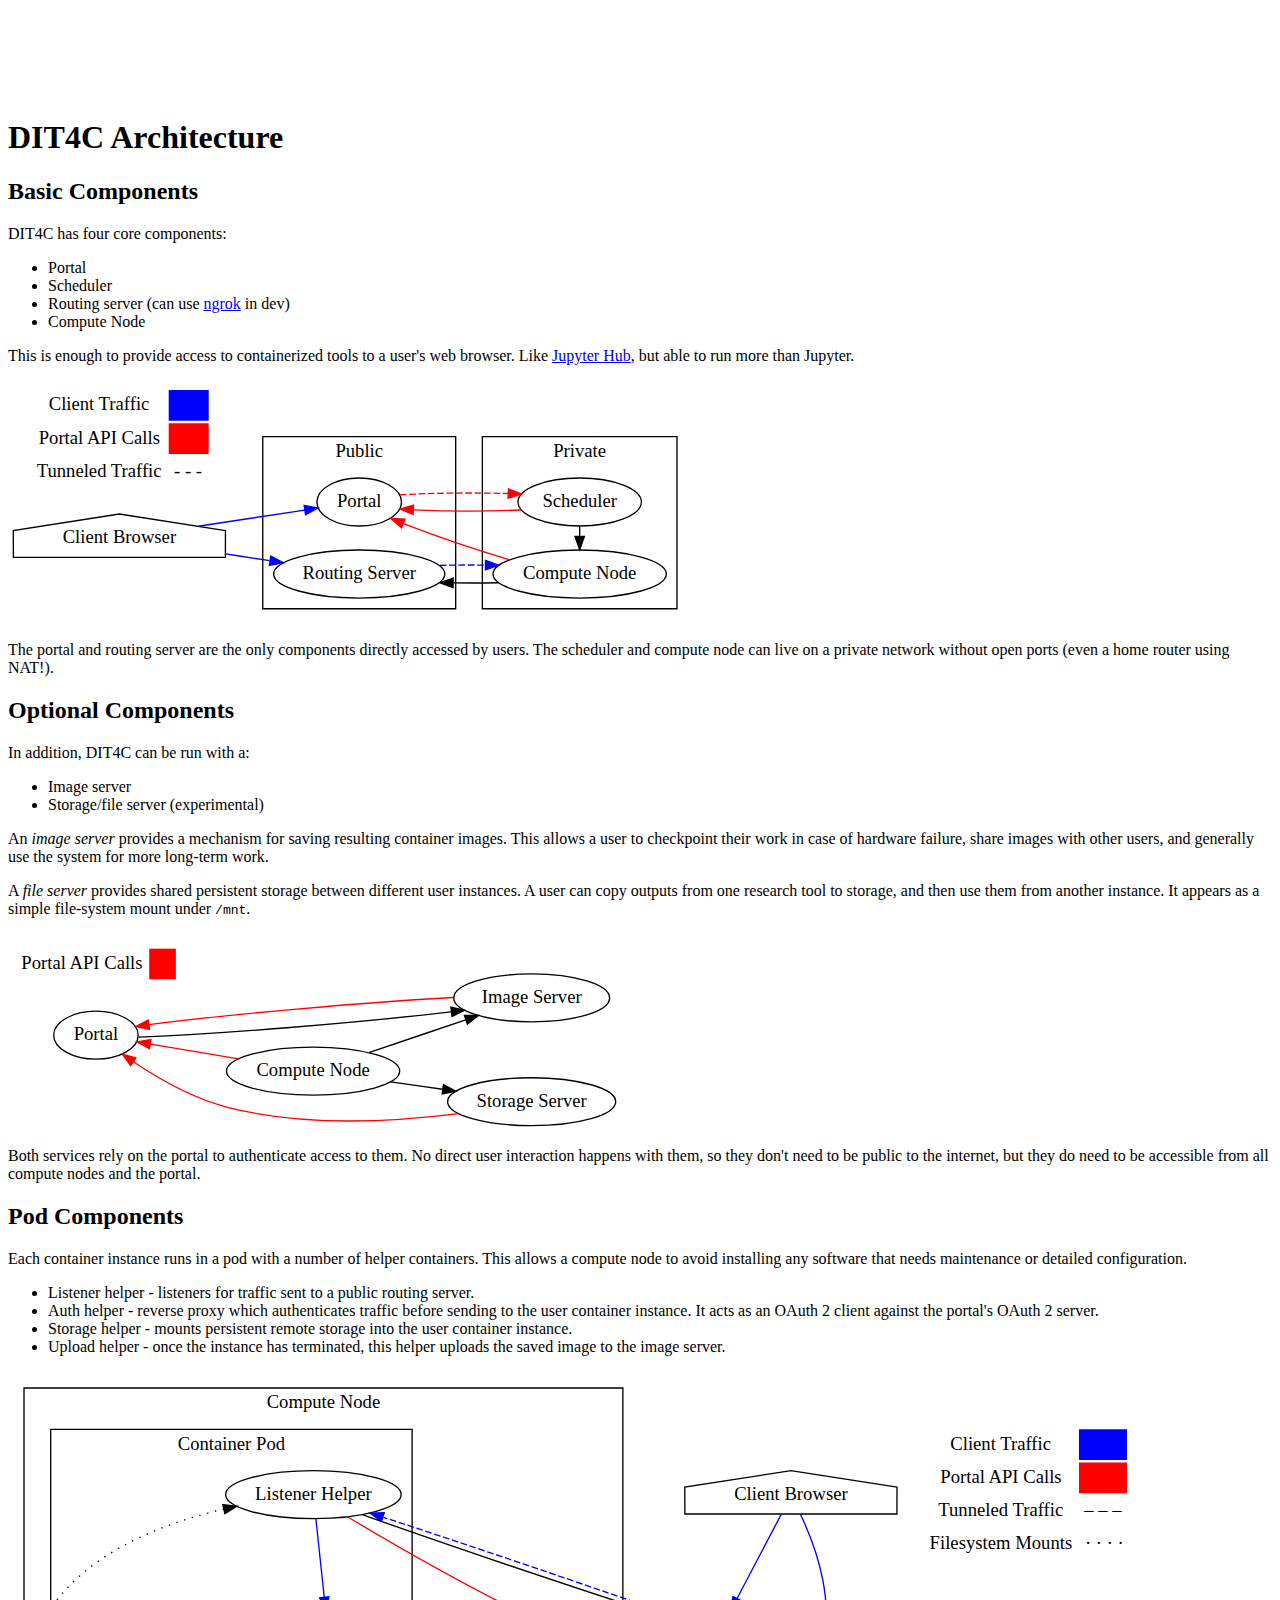
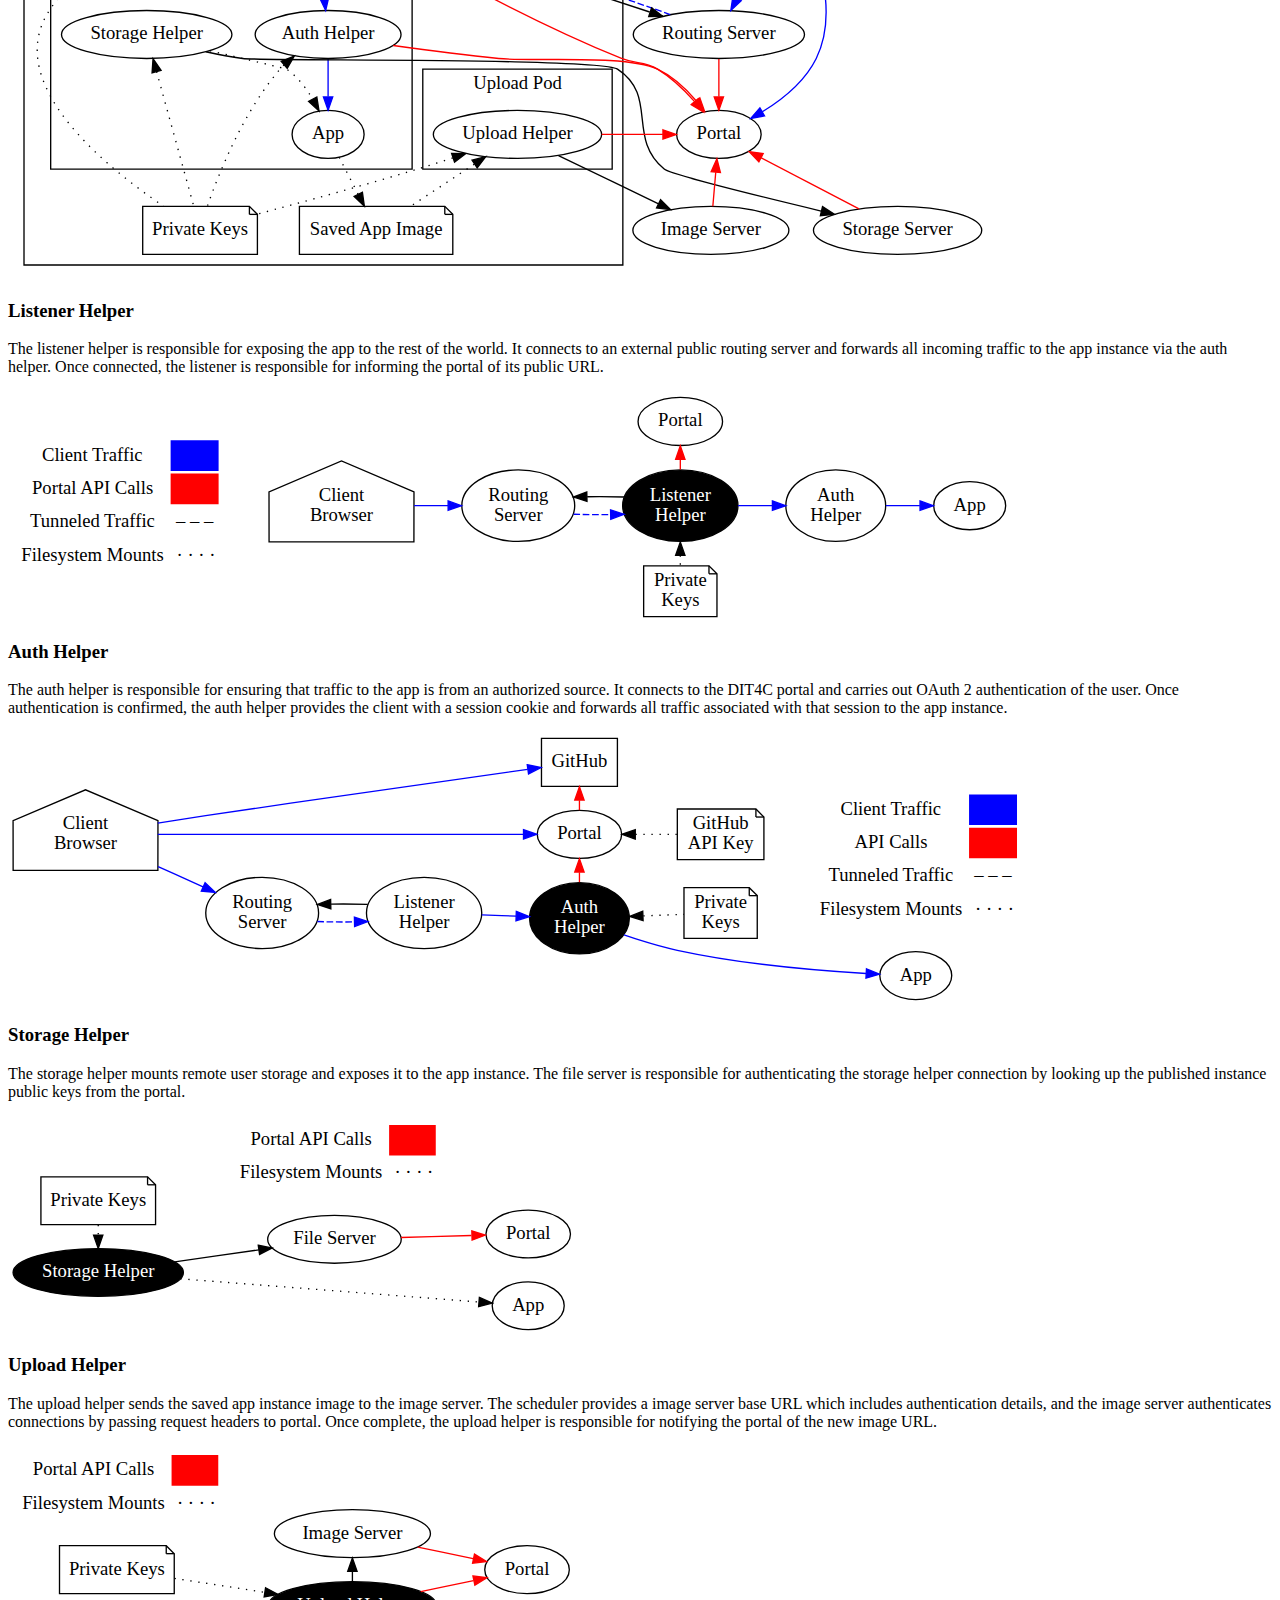
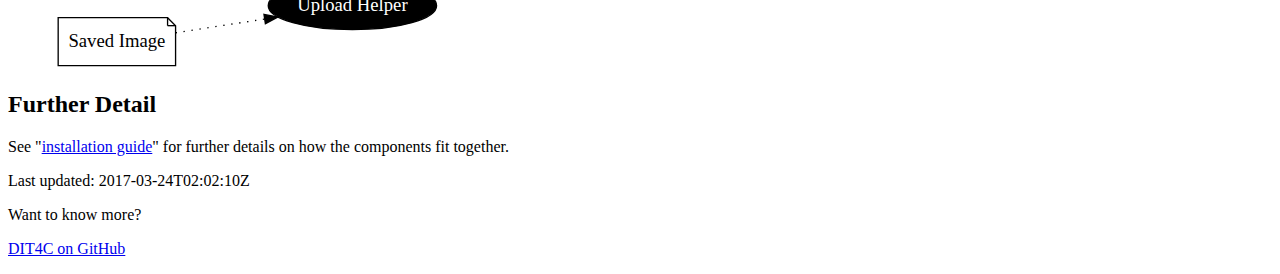
<file: architecture.html>
<html>
<head>
  <meta charset="utf-8">
  <title>DIT4C architecture</title>
  <link rel="canonical" href="false"/>

  <meta name="viewport" content="width=device-width">
  <link rel="shortcut icon" href="/images/favicon.ico" type="image/x-icon"/>
  <link rel="apple-touch-icon" sizes="60x60" href="/images/apple-touch-icon-60x60.png"/>
  <link rel="apple-touch-icon" sizes="76x76" href="/images/apple-touch-icon-76x76.png"/>
  <link rel="apple-touch-icon" sizes="120x120" href="/images/apple-touch-icon-120x120.png"/>
  <link rel="apple-touch-icon" sizes="152x152" href="/images/apple-touch-icon-152x152.png"/>
  <link rel="icon" sizes="36x36" href="/images/icon-36x36.png"/>
  <link rel="icon" sizes="48x48" href="/images/icon-48x48.png"/>
  <link rel="icon" sizes="72x72" href="/images/icon-72x72.png"/>
  <link rel="icon" sizes="96x96" href="/images/icon-96x96.png"/>
  <link rel="icon" sizes="128x128" href="/images/icon-128x128.png"/>
  <link rel="icon" sizes="144x144" href="/images/icon-144x144.png"/>
  <link rel="icon" sizes="192x192" href="/images/icon-192x192.png"/>

  <script src="/libs/webcomponentsjs/webcomponents-lite.js"></script>
  <link rel="import" href="/components/base-style.html"/>
</head>
<body>
  <header>
    <a href="/">
      <img class="img-responsive center-block"
          src="/images/logo.png"
          style="height: 80px; padding: 5px"/>
    </a>
  </header>
  <article>
  <h1 id="dit4c-architecture">DIT4C Architecture</h1>
<h2 id="basic-components">Basic Components</h2>
<p>DIT4C has four core components:</p>
<ul>
<li>Portal</li>
<li>Scheduler</li>
<li>Routing server (can use <a href="https://ngrok.com/">ngrok</a> in dev)</li>
<li>Compute Node</li>
</ul>
<p>This is enough to provide access to containerized tools to a user&#39;s web browser. Like <a href="https://github.com/jupyterhub/jupyterhub">Jupyter Hub</a>, but able to run more than Jupyter.</p>
<p><img src="images/diagrams/high-level-arch-basic.dot.svg" alt=""></p>
<p>The portal and routing server are the only components directly accessed by users. The scheduler and compute node can live on a private network without open ports (even a home router using NAT!).</p>
<h2 id="optional-components">Optional Components</h2>
<p>In addition, DIT4C can be run with a:</p>
<ul>
<li>Image server</li>
<li>Storage/file server (experimental)</li>
</ul>
<p>An <em>image server</em> provides a mechanism for saving resulting container images. This allows a user to checkpoint their work in case of hardware failure, share images with other users, and generally use the system for more long-term work.</p>
<p>A <em>file server</em> provides shared persistent storage between different user instances. A user can copy outputs from one research tool to storage, and then use them from another instance. It appears as a simple file-system mount under <code>/mnt</code>.</p>
<p><img src="images/diagrams/high-level-arch-extra.dot.svg" alt=""></p>
<p>Both services rely on the portal to authenticate access to them. No direct user interaction happens with them, so they don&#39;t need to be public to the internet, but they do need to be accessible from all compute nodes and the portal.</p>
<h2 id="pod-components">Pod Components</h2>
<p>Each container instance runs in a pod with a number of helper containers. This allows a compute node to avoid installing any software that needs maintenance or detailed configuration.</p>
<ul>
<li>Listener helper - listeners for traffic sent to a public routing server.</li>
<li>Auth helper - reverse proxy which authenticates traffic before sending to the user container instance. It acts as an OAuth 2 client against the portal&#39;s OAuth 2 server.</li>
<li>Storage helper - mounts persistent remote storage into the user container instance.</li>
<li>Upload helper - once the instance has terminated, this helper uploads the saved image to the image server.</li>
</ul>
<p><img src="images/diagrams/pod-components.dot.svg" alt=""></p>
<h3 id="listener-helper">Listener Helper</h3>
<p>The listener helper is responsible for exposing the app to the rest of the world. It connects to an external public routing server and forwards all incoming traffic to the app instance via the auth helper. Once connected, the listener is responsible for informing the portal of its public URL.</p>
<p><img src="images/diagrams/helper-listener.dot.svg" alt=""></p>
<h3 id="auth-helper">Auth Helper</h3>
<p>The auth helper is responsible for ensuring that traffic to the app is from an authorized source. It connects to the DIT4C portal and carries out OAuth 2 authentication of the user. Once authentication is confirmed, the auth helper provides the client with a session cookie and forwards all traffic associated with that session to the app instance.</p>
<p><img src="images/diagrams/helper-auth.dot.svg" alt=""></p>
<h3 id="storage-helper">Storage Helper</h3>
<p>The storage helper mounts remote user storage and exposes it to the app instance. The file server is responsible for authenticating the storage helper connection by looking up the published instance public keys from the portal.</p>
<p><img src="images/diagrams/helper-storage.dot.svg" alt=""></p>
<h3 id="upload-helper">Upload Helper</h3>
<p>The upload helper sends the saved app instance image to the image server. The scheduler provides a image server base URL which includes authentication details, and the image server authenticates connections by passing request headers to portal. Once complete, the upload helper is responsible for notifying the portal of the new image URL.</p>
<p><img src="images/diagrams/helper-upload.dot.svg" alt=""></p>
<h2 id="further-detail">Further Detail</h2>
<p>See &quot;<a href="./running.html">installation guide</a>&quot; for further details on how the components fit together.</p>

  <div class="timestamp">Last updated: 2017-03-24T02:02:10Z</div>
  </article>
  <footer>
    <p>Want to know more?</p>
    <p>
      <a href="https://github.com/dit4c/dit4c">
        DIT4C on GitHub
      </a>
    </p>
  </footer>
</body>
</html>
</file>
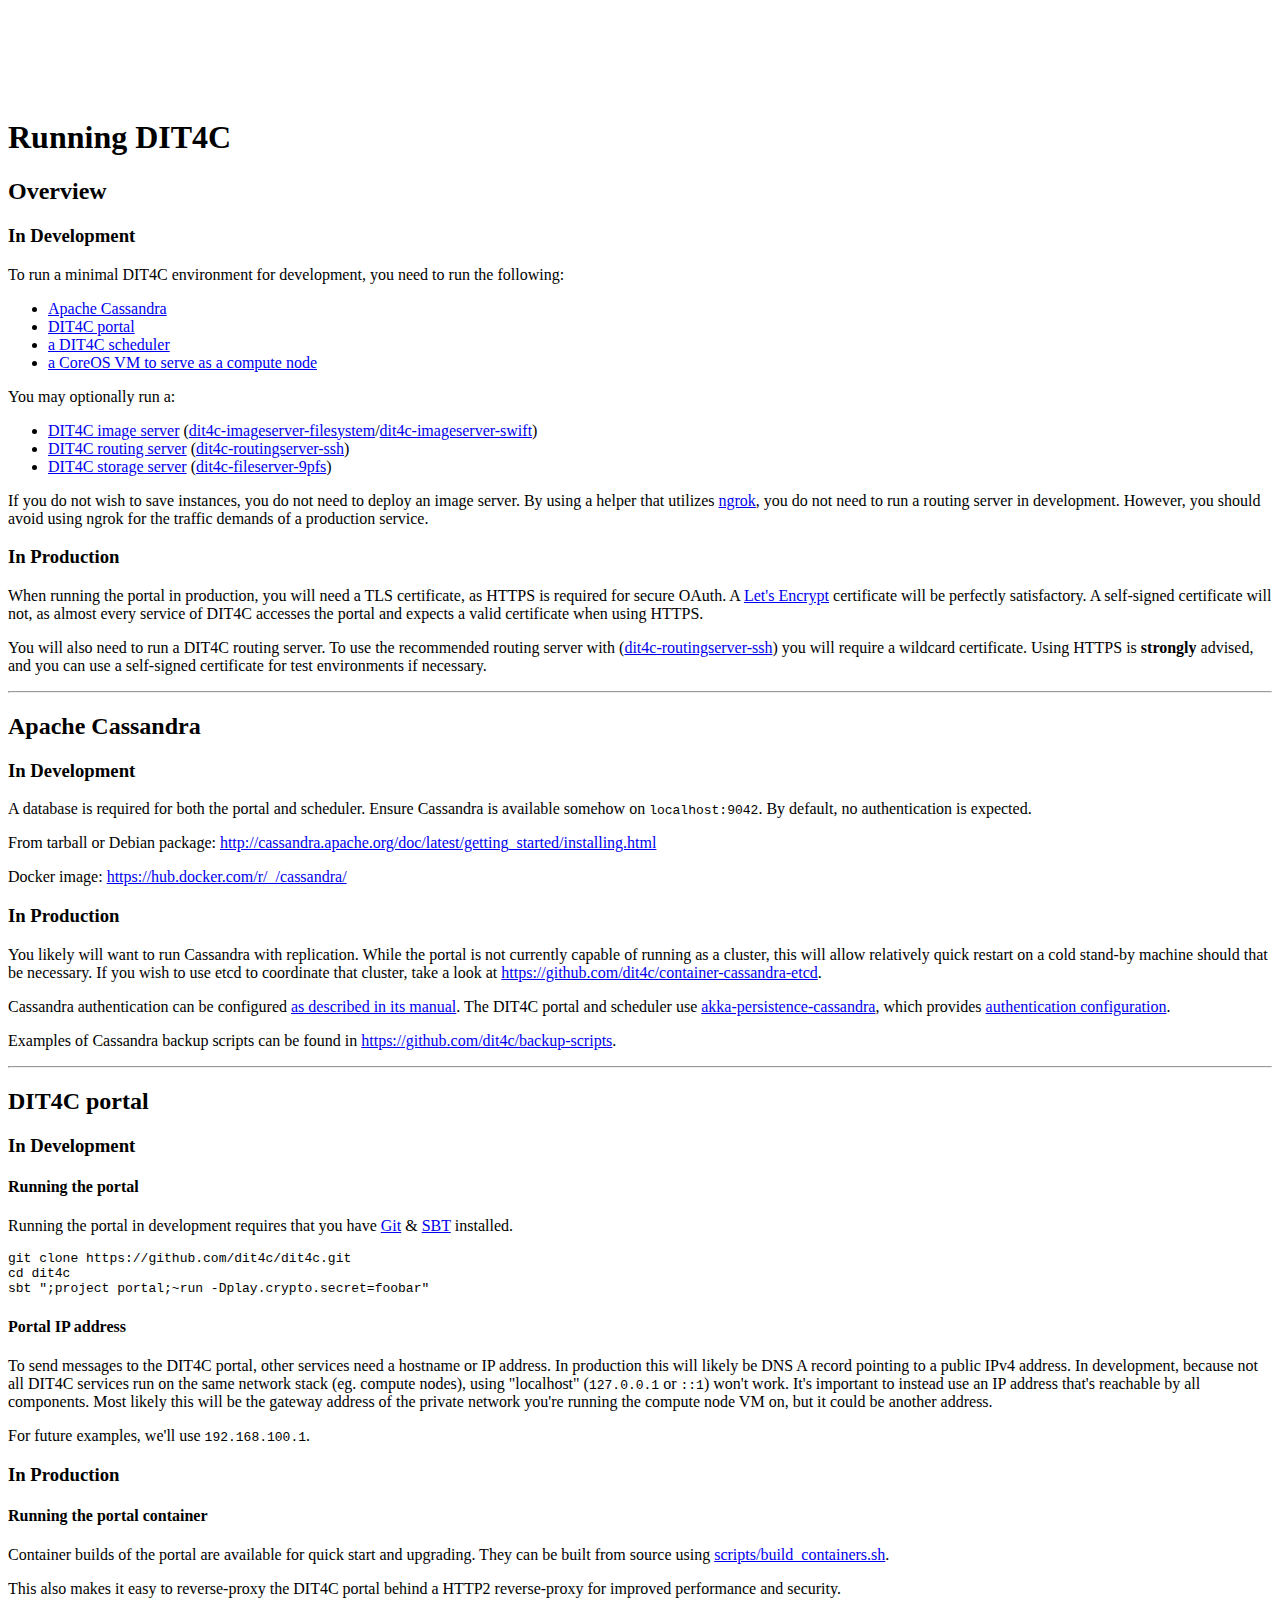
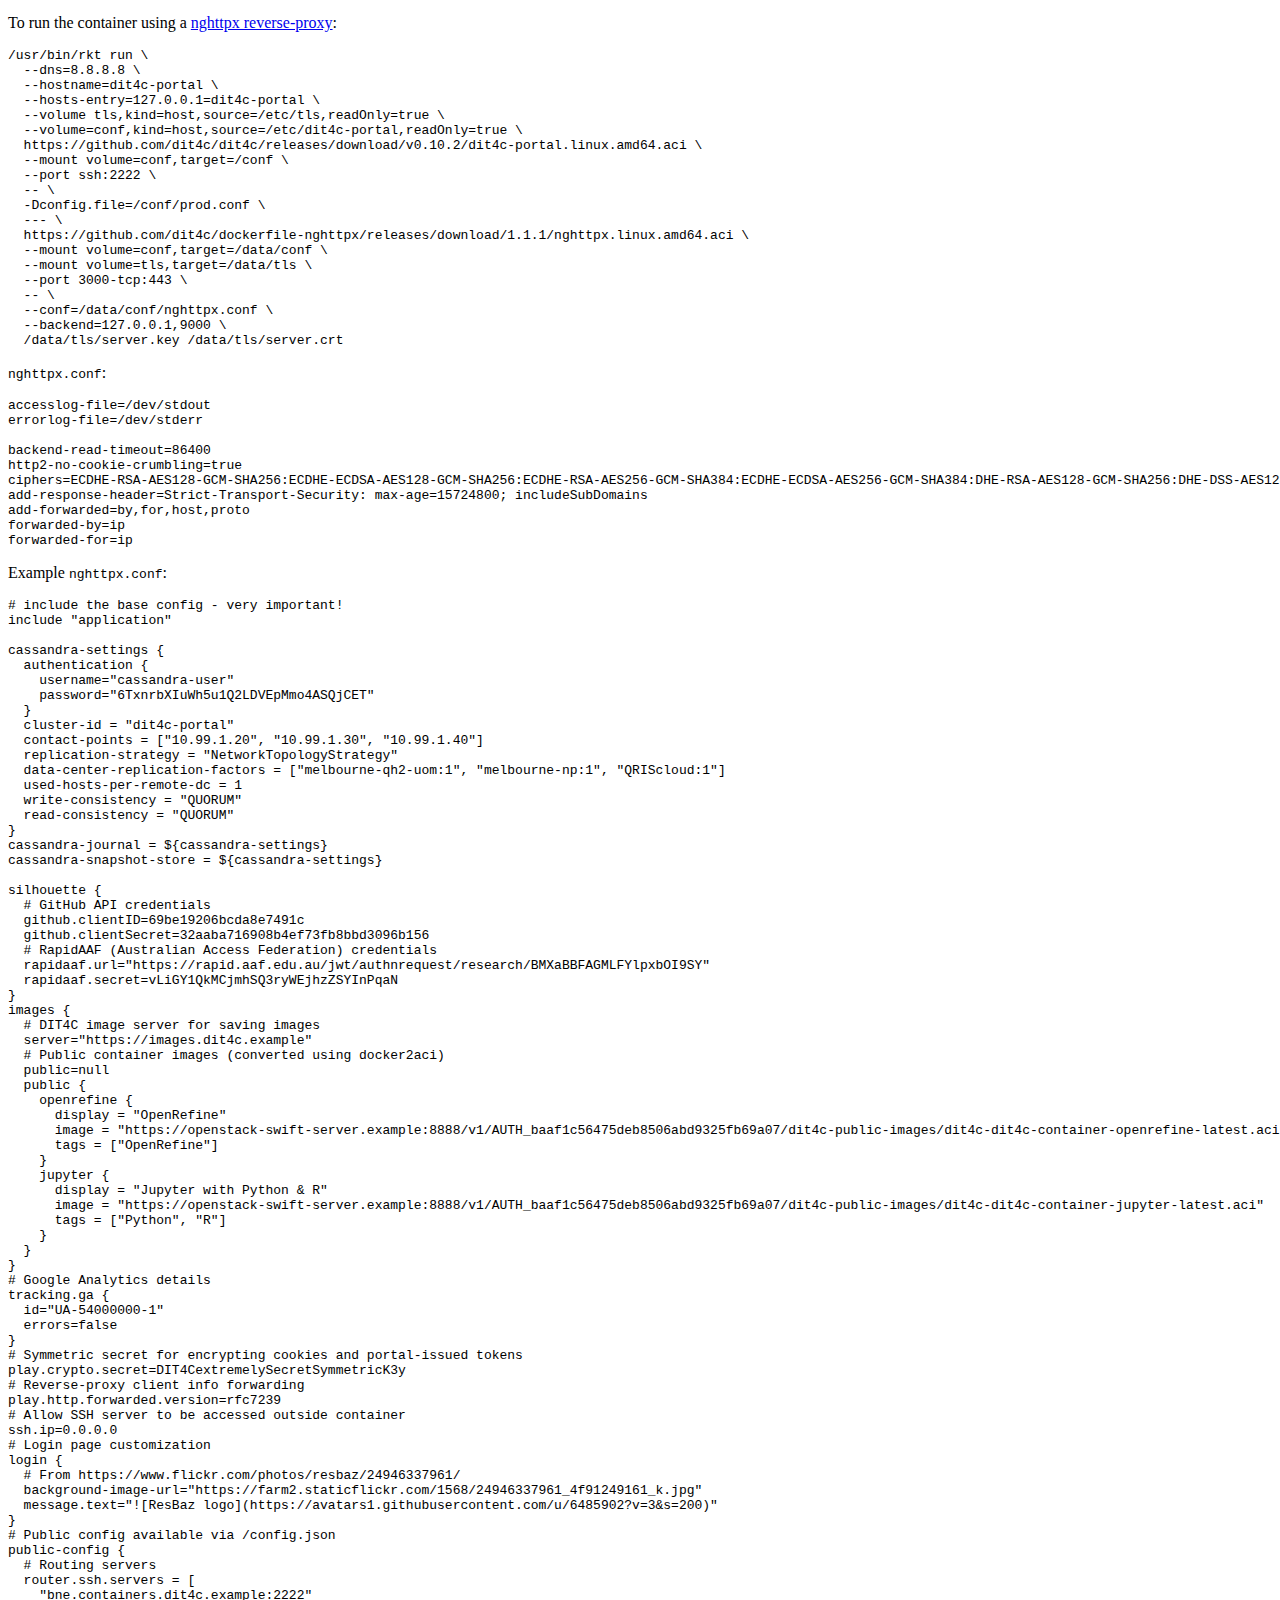
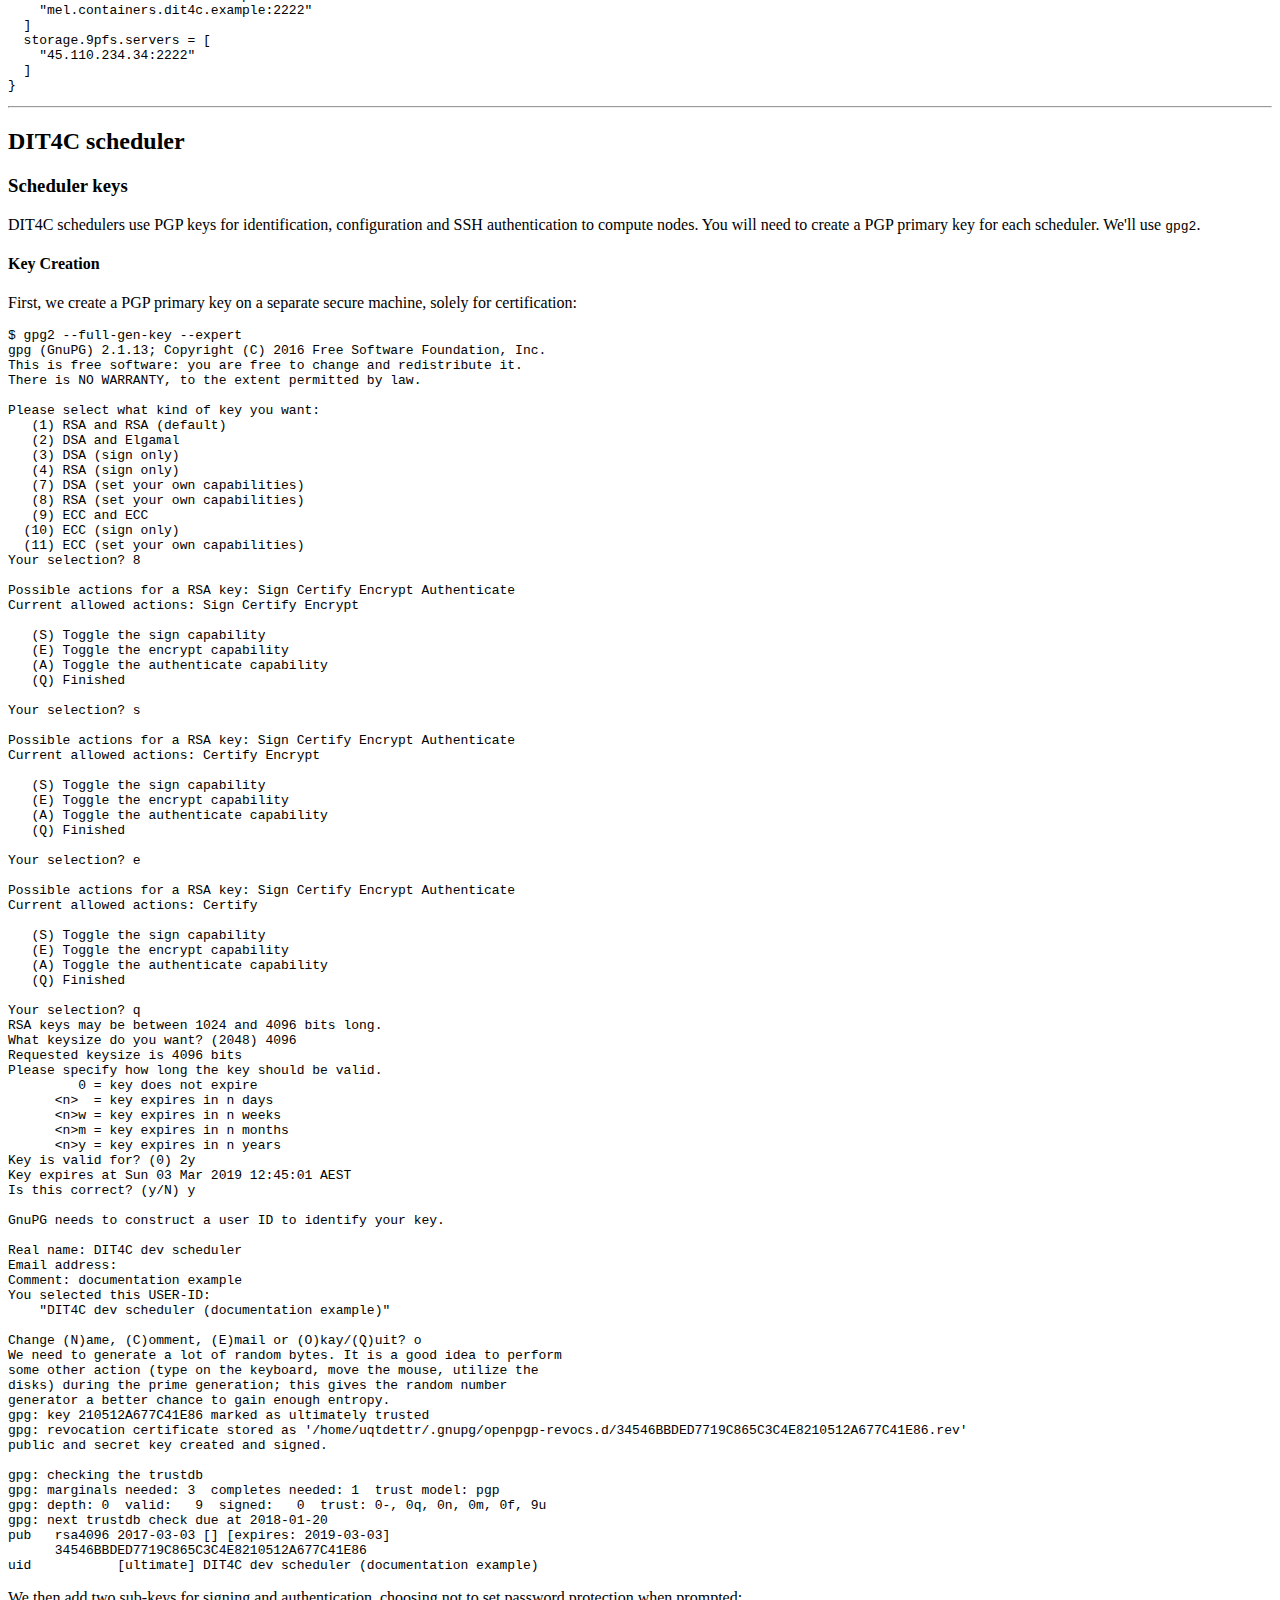
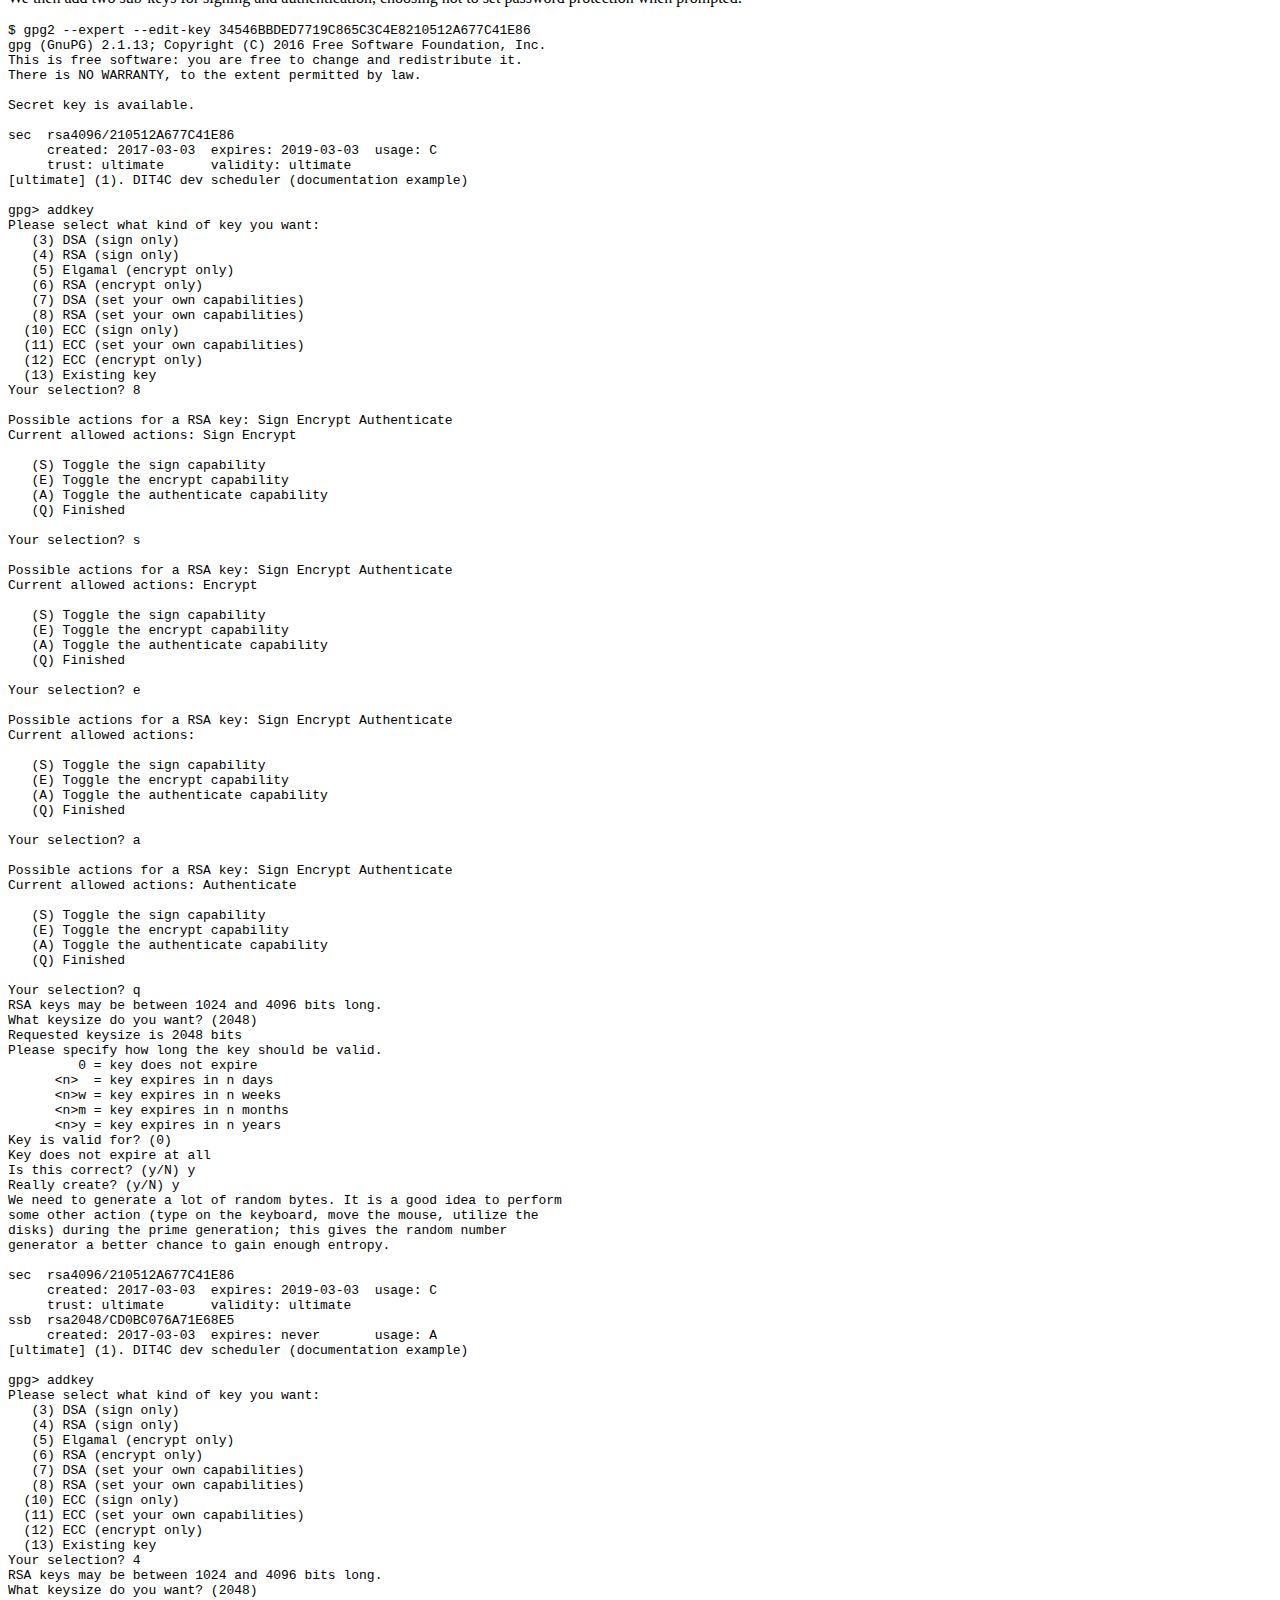
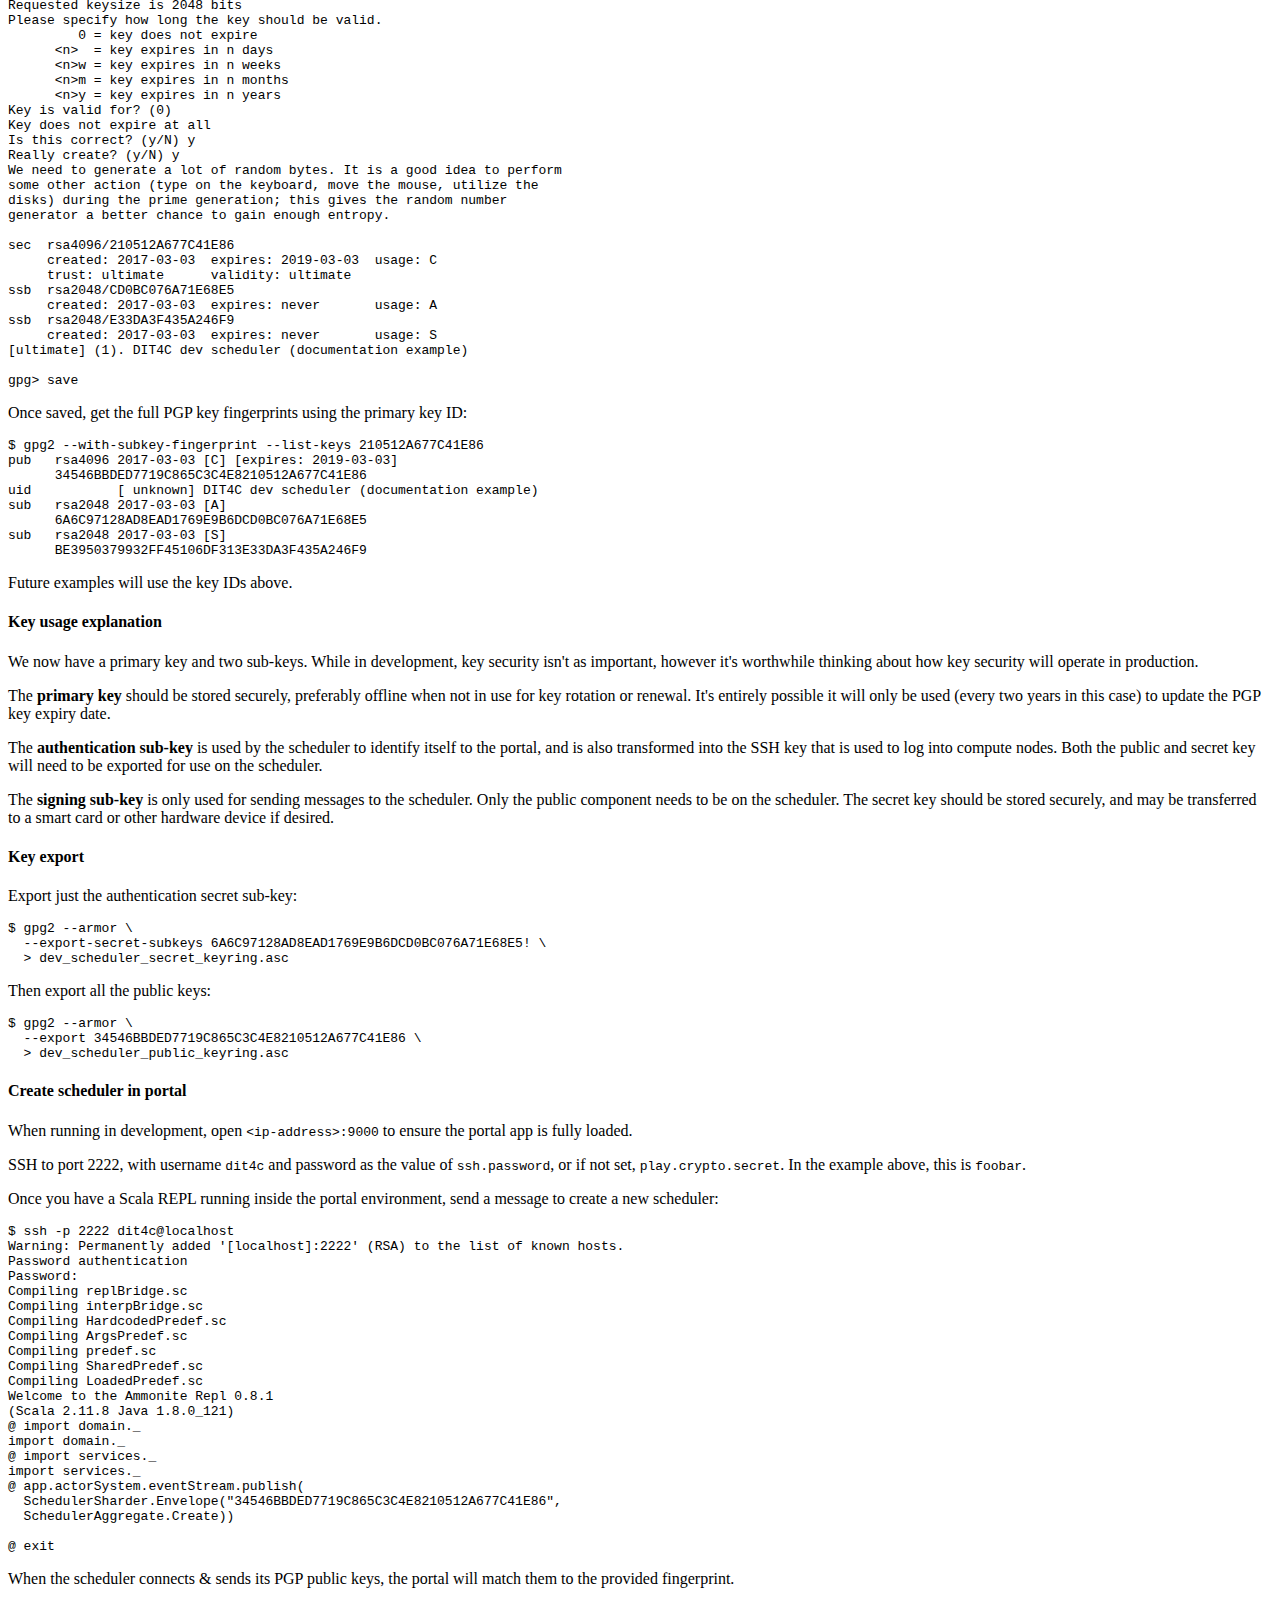
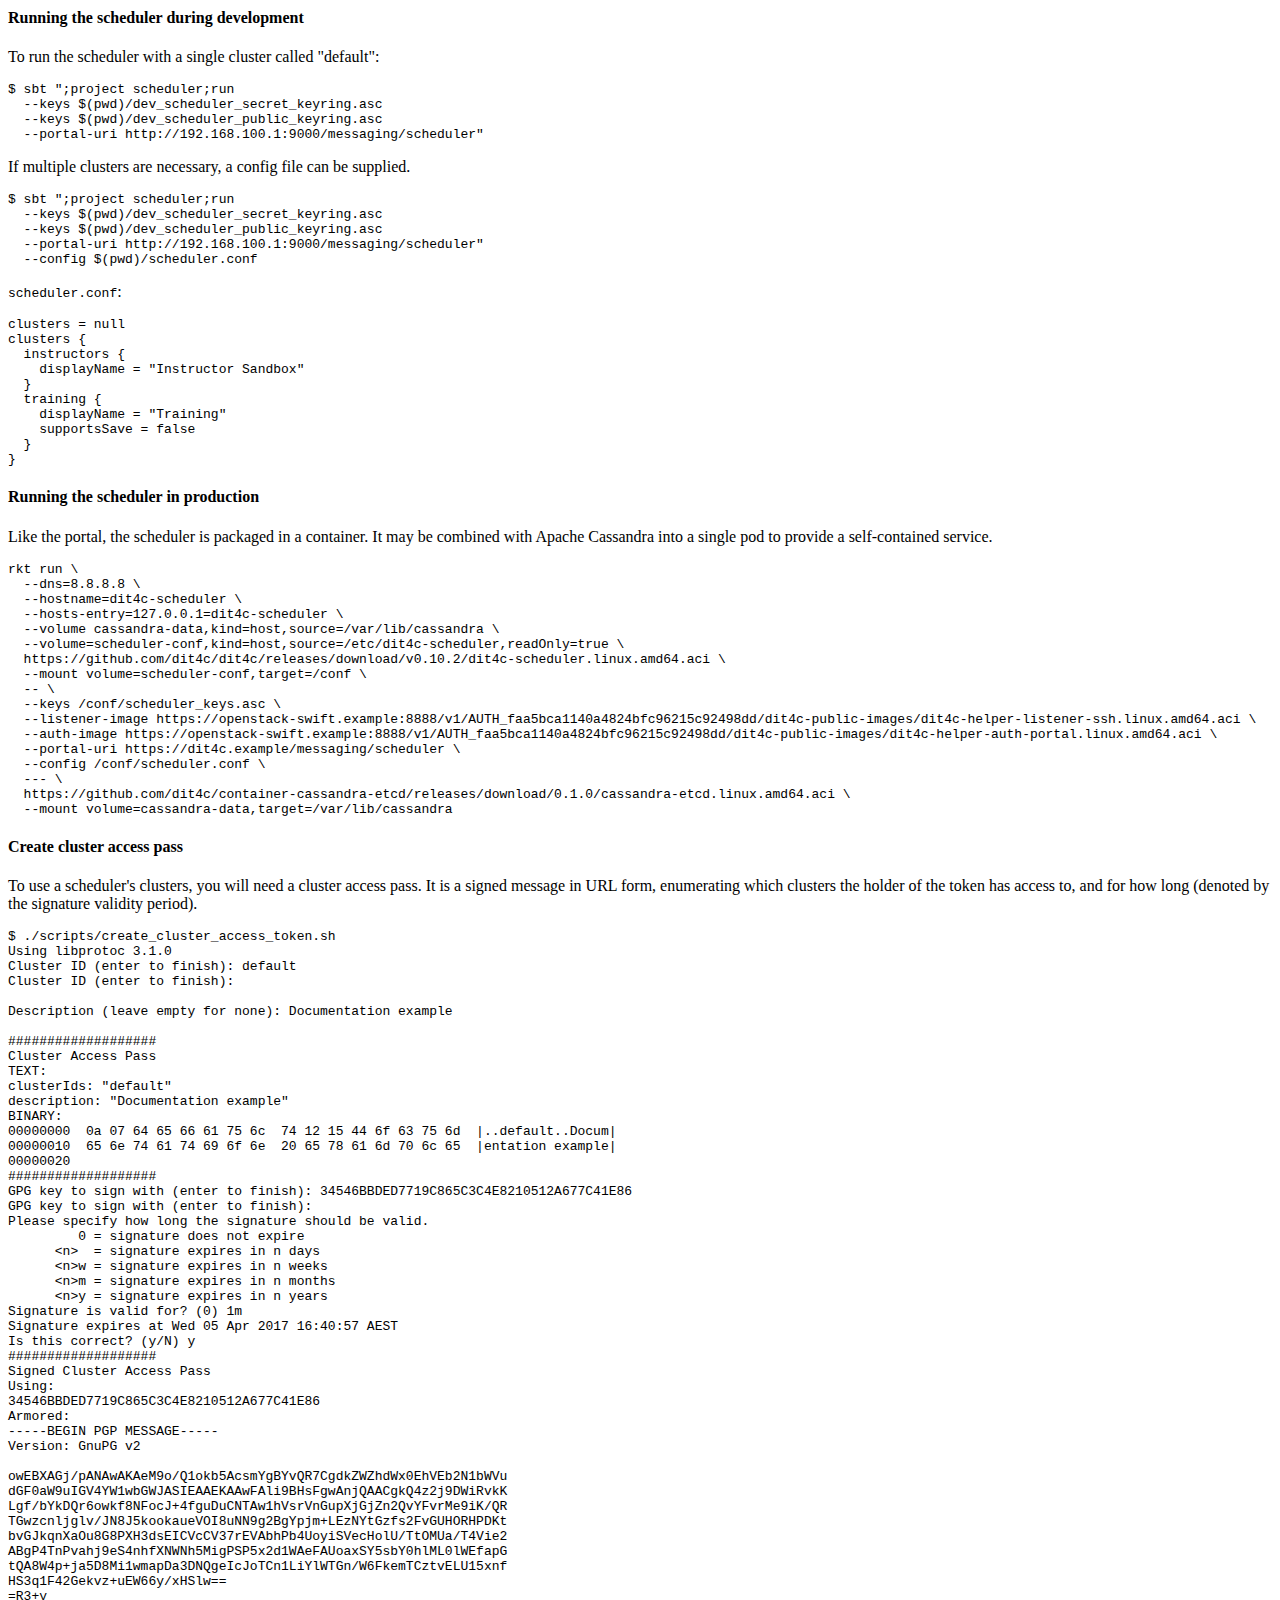
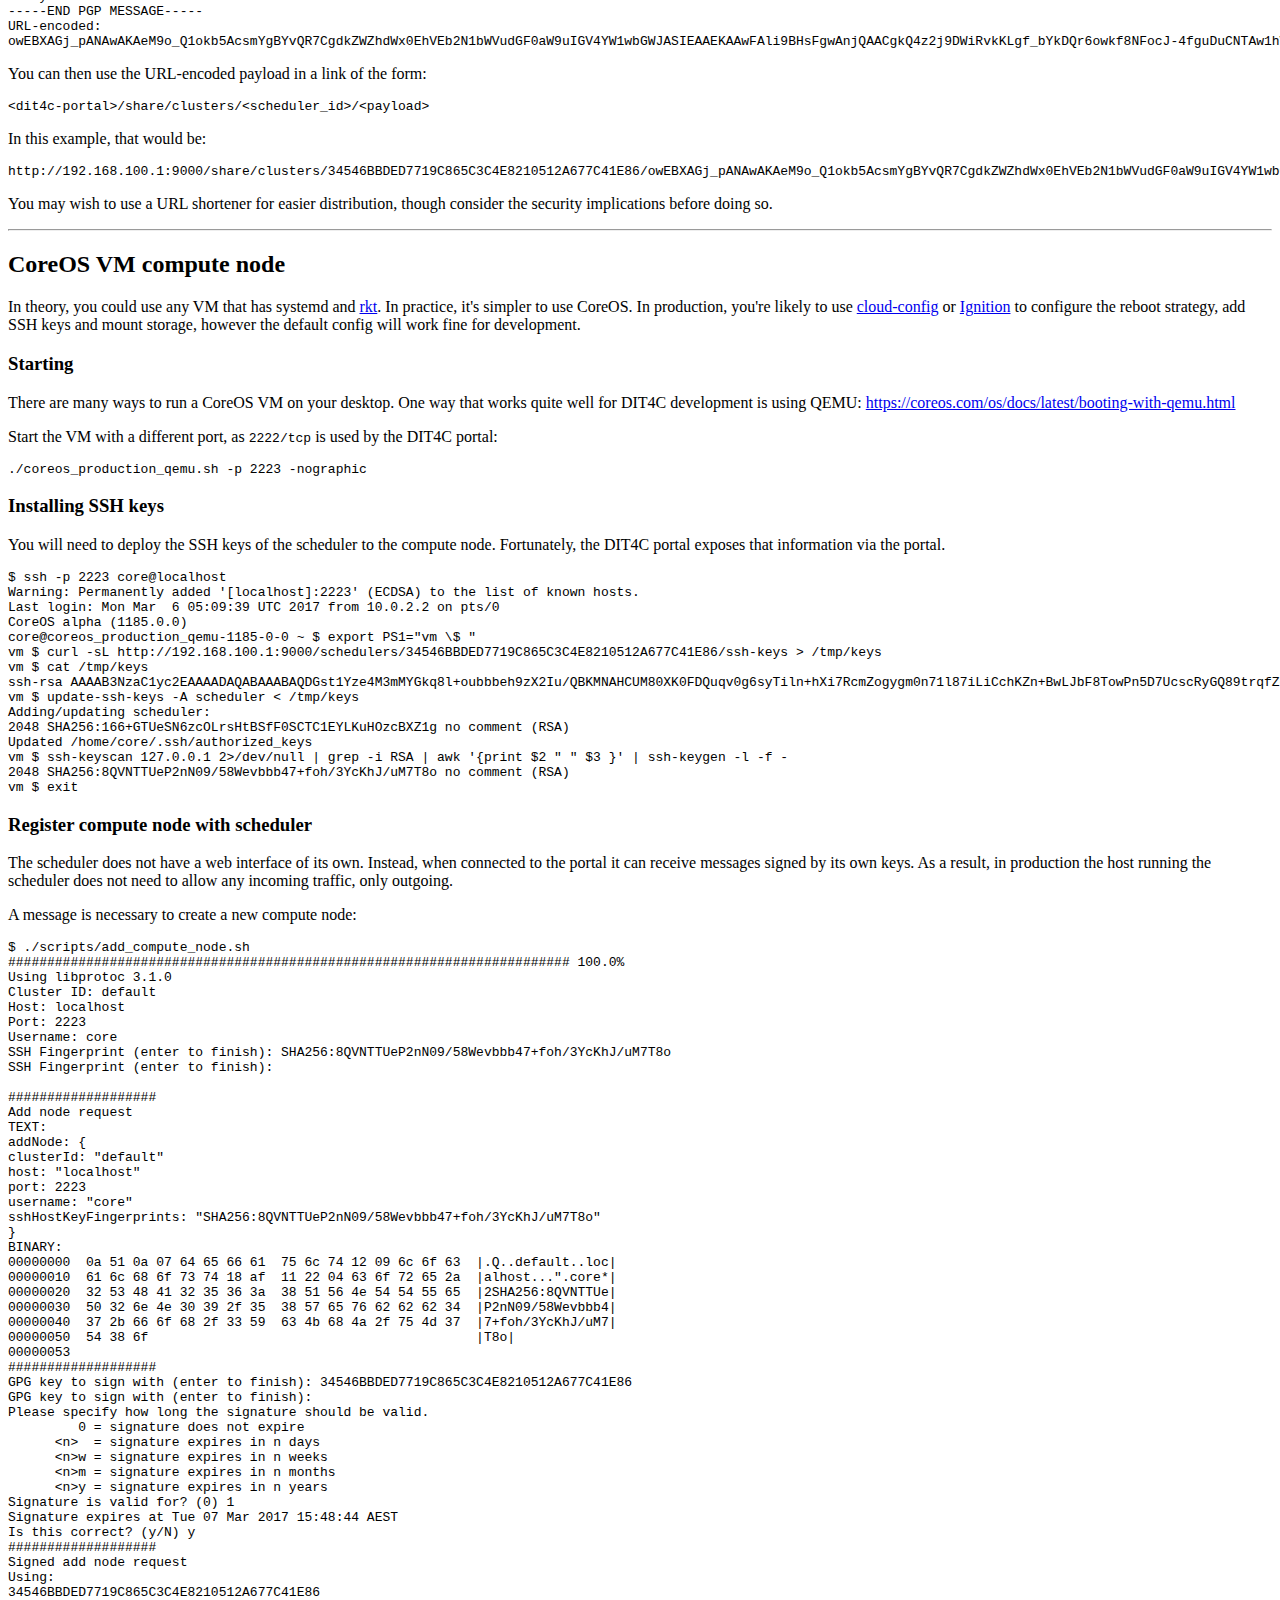
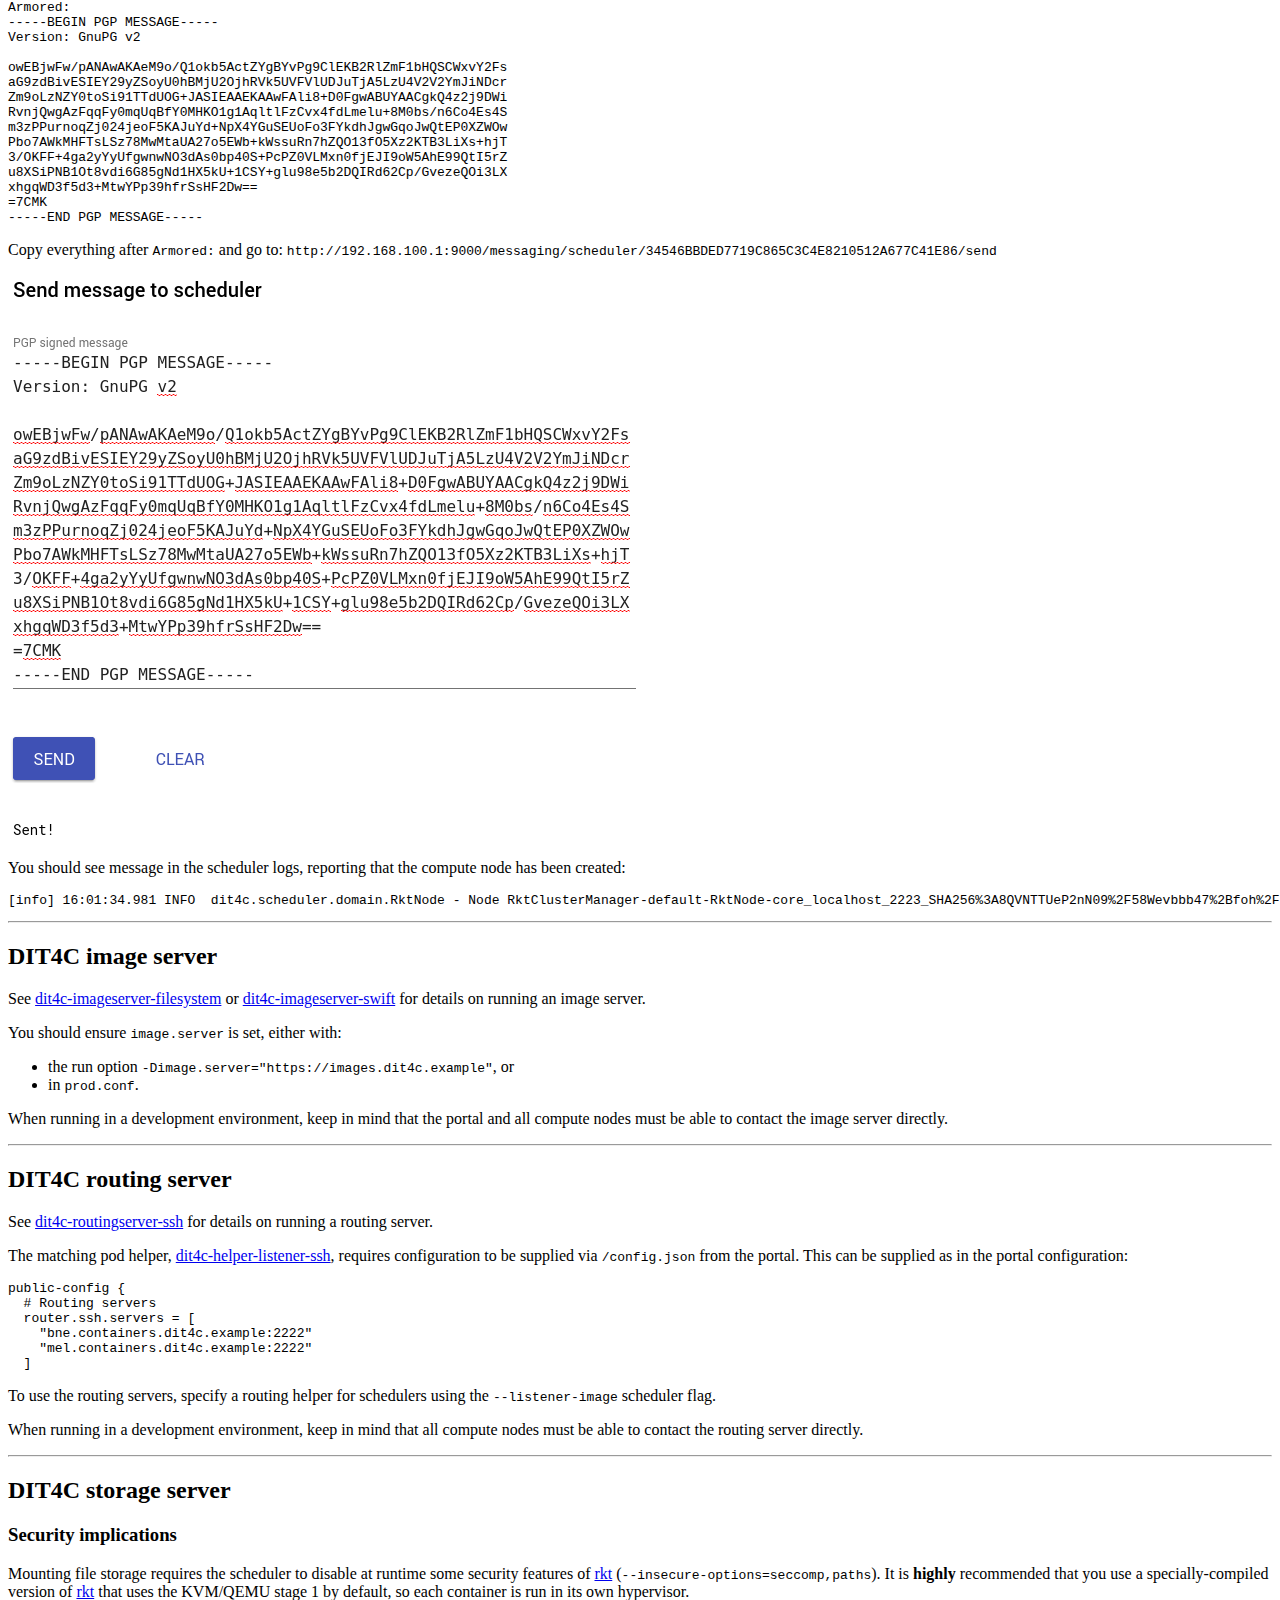
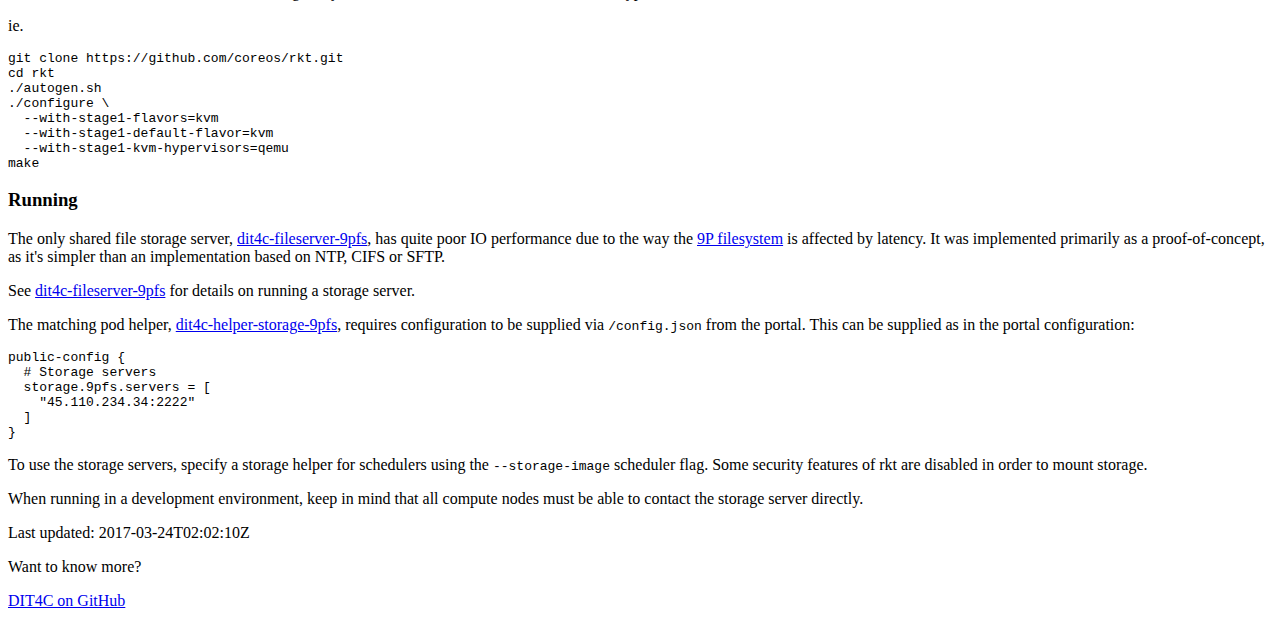
<file: running.html>
<html>
<head>
  <meta charset="utf-8">
  <title>Running DIT4C</title>
  <link rel="canonical" href="false"/>

  <meta name="viewport" content="width=device-width">
  <link rel="shortcut icon" href="/images/favicon.ico" type="image/x-icon"/>
  <link rel="apple-touch-icon" sizes="60x60" href="/images/apple-touch-icon-60x60.png"/>
  <link rel="apple-touch-icon" sizes="76x76" href="/images/apple-touch-icon-76x76.png"/>
  <link rel="apple-touch-icon" sizes="120x120" href="/images/apple-touch-icon-120x120.png"/>
  <link rel="apple-touch-icon" sizes="152x152" href="/images/apple-touch-icon-152x152.png"/>
  <link rel="icon" sizes="36x36" href="/images/icon-36x36.png"/>
  <link rel="icon" sizes="48x48" href="/images/icon-48x48.png"/>
  <link rel="icon" sizes="72x72" href="/images/icon-72x72.png"/>
  <link rel="icon" sizes="96x96" href="/images/icon-96x96.png"/>
  <link rel="icon" sizes="128x128" href="/images/icon-128x128.png"/>
  <link rel="icon" sizes="144x144" href="/images/icon-144x144.png"/>
  <link rel="icon" sizes="192x192" href="/images/icon-192x192.png"/>

  <script src="/libs/webcomponentsjs/webcomponents-lite.js"></script>
  <link rel="import" href="/components/base-style.html"/>
</head>
<body>
  <header>
    <a href="/">
      <img class="img-responsive center-block"
          src="/images/logo.png"
          style="height: 80px; padding: 5px"/>
    </a>
  </header>
  <article>
  <h1 id="running-dit4c">Running DIT4C</h1>
<h2 id="overview">Overview</h2>
<h3 id="in-development">In Development</h3>
<p>To run a minimal DIT4C environment for development, you need to run the following:</p>
<ul>
<li><a href="#apache-cassandra">Apache Cassandra</a></li>
<li><a href="#dit4c-portal">DIT4C portal</a></li>
<li><a href="#dit4c-scheduler">a DIT4C scheduler</a></li>
<li><a href="#coreos-vm-compute-node">a CoreOS VM to serve as a compute node</a></li>
</ul>
<p>You may optionally run a:</p>
<ul>
<li><a href="#dit4c-image-server">DIT4C image server</a> (<a href="https://github.com/dit4c/dit4c-imageserver-filesystem">dit4c-imageserver-filesystem</a>/<a href="https://github.com/dit4c/dit4c-imageserver-swift">dit4c-imageserver-swift</a>)</li>
<li><a href="#dit4c-routing-server">DIT4C routing server</a> (<a href="https://github.com/dit4c/dit4c-routingserver-ssh/">dit4c-routingserver-ssh</a>)</li>
<li><a href="#dit4c-storage-server">DIT4C storage server</a> (<a href="https://github.com/dit4c/dit4c-fileserver-9pfs/">dit4c-fileserver-9pfs</a>)</li>
</ul>
<p>If you do not wish to save instances, you do not need to deploy an image server. By using a helper that utilizes <a href="https://ngrok.com/">ngrok</a>, you do not need to run a routing server in development. However, you should avoid using ngrok for the traffic demands of a production service.</p>
<h3 id="in-production">In Production</h3>
<p>When running the portal in production, you will need a TLS certificate, as HTTPS is required for secure OAuth. A <a href="https://letsencrypt.org/">Let&#39;s Encrypt</a> certificate will be perfectly satisfactory. A self-signed certificate will not, as almost every service of DIT4C accesses the portal and expects a valid certificate when using HTTPS.</p>
<p>You will also need to run a DIT4C routing server. To use the recommended routing server with (<a href="https://github.com/dit4c/dit4c-routingserver-ssh/">dit4c-routingserver-ssh</a>) you will require a wildcard certificate. Using HTTPS is <strong>strongly</strong> advised, and you can use a self-signed certificate for test environments if necessary.</p>
<hr>
<h2 id="apache-cassandra">Apache Cassandra</h2>
<h3 id="in-development">In Development</h3>
<p>A database is required for both the portal and scheduler. Ensure Cassandra is available somehow on <code>localhost:9042</code>. By default, no authentication is expected.</p>
<p>From tarball or Debian package:
<a href="http://cassandra.apache.org/doc/latest/getting_started/installing.html">http://cassandra.apache.org/doc/latest/getting_started/installing.html</a></p>
<p>Docker image:
<a href="https://hub.docker.com/r/_/cassandra/">https://hub.docker.com/r/_/cassandra/</a></p>
<h3 id="in-production">In Production</h3>
<p>You likely will want to run Cassandra with replication. While the portal is not currently capable of running as a cluster, this will allow relatively quick restart on a cold stand-by machine should that be necessary. If you wish to use etcd to coordinate that cluster, take a look at <a href="https://github.com/dit4c/container-cassandra-etcd">https://github.com/dit4c/container-cassandra-etcd</a>.</p>
<p>Cassandra authentication can be configured <a href="https://docs.datastax.com/en/cassandra/3.0/cassandra/configuration/secureConfigNativeAuth.html">as described in its manual</a>. The DIT4C portal and scheduler use <a href="https://github.com/akka/akka-persistence-cassandra/">akka-persistence-cassandra</a>, which provides <a href="https://github.com/akka/akka-persistence-cassandra/blob/v0.23/src/main/resources/reference.conf#L164">authentication configuration</a>.</p>
<p>Examples of Cassandra backup scripts can be found in <a href="https://github.com/dit4c/backup-scripts">https://github.com/dit4c/backup-scripts</a>.</p>
<hr>
<h2 id="dit4c-portal">DIT4C portal</h2>
<h3 id="in-development">In Development</h3>
<h4 id="running-the-portal">Running the portal</h4>
<p>Running the portal in development requires that you have <a href="https://git-scm.com/">Git</a> &amp; <a href="http://www.scala-sbt.org/">SBT</a> installed.</p>
<pre><code>git clone https://github.com/dit4c/dit4c.git
cd dit4c
sbt &quot;;project portal;~run -Dplay.crypto.secret=foobar&quot;
</code></pre><h4 id="portal-ip-address">Portal IP address</h4>
<p>To send messages to the DIT4C portal, other services need a hostname or IP address. In production this will likely be DNS A record pointing to a public IPv4 address. In development, because not all DIT4C services run on the same network stack (eg. compute nodes), using &quot;localhost&quot; (<code>127.0.0.1</code> or <code>::1</code>) won&#39;t work. It&#39;s important to instead use an IP address that&#39;s reachable by all components. Most likely this will be the gateway address of the private network you&#39;re running the compute node VM on, but it could be another address.</p>
<p>For future examples, we&#39;ll use <code>192.168.100.1</code>.</p>
<h3 id="in-production">In Production</h3>
<h4 id="running-the-portal-container">Running the portal container</h4>
<p>Container builds of the portal are available for quick start and upgrading. They can be built from source using <a href="https://github.com/dit4c/dit4c/blob/master/scripts/build_containers.sh">scripts/build_containers.sh</a>.</p>
<p>This also makes it easy to reverse-proxy the DIT4C portal behind a HTTP2 reverse-proxy for improved performance and security.</p>
<p>To run the container using a <a href="https://nghttp2.org/documentation/nghttpx.1.html">nghttpx reverse-proxy</a>:</p>
<pre><code>/usr/bin/rkt run \
  --dns=8.8.8.8 \
  --hostname=dit4c-portal \
  --hosts-entry=127.0.0.1=dit4c-portal \
  --volume tls,kind=host,source=/etc/tls,readOnly=true \
  --volume=conf,kind=host,source=/etc/dit4c-portal,readOnly=true \
  https://github.com/dit4c/dit4c/releases/download/v0.10.2/dit4c-portal.linux.amd64.aci \
  --mount volume=conf,target=/conf \
  --port ssh:2222 \
  -- \
  -Dconfig.file=/conf/prod.conf \
  --- \
  https://github.com/dit4c/dockerfile-nghttpx/releases/download/1.1.1/nghttpx.linux.amd64.aci \
  --mount volume=conf,target=/data/conf \
  --mount volume=tls,target=/data/tls \
  --port 3000-tcp:443 \
  -- \
  --conf=/data/conf/nghttpx.conf \
  --backend=127.0.0.1,9000 \
  /data/tls/server.key /data/tls/server.crt
</code></pre><p><code>nghttpx.conf</code>:</p>
<pre><code>accesslog-file=/dev/stdout
errorlog-file=/dev/stderr

backend-read-timeout=86400
http2-no-cookie-crumbling=true
ciphers=ECDHE-RSA-AES128-GCM-SHA256:ECDHE-ECDSA-AES128-GCM-SHA256:ECDHE-RSA-AES256-GCM-SHA384:ECDHE-ECDSA-AES256-GCM-SHA384:DHE-RSA-AES128-GCM-SHA256:DHE-DSS-AES128-GCM-SHA256:kEDH+AESGCM:ECDHE-RSA-AES128-SHA256:ECDHE-ECDSA-AES128-SHA256:ECDHE-RSA-AES128-SHA:ECDHE-ECDSA-AES128-SHA:ECDHE-RSA-AES256-SHA384:ECDHE-ECDSA-AES256-SHA384:ECDHE-RSA-AES256-SHA:ECDHE-ECDSA-AES256-SHA:DHE-RSA-AES128-SHA256:DHE-RSA-AES128-SHA:DHE-DSS-AES128-SHA256:DHE-RSA-AES256-SHA256:DHE-DSS-AES256-SHA:DHE-RSA-AES256-SHA:AES128-GCM-SHA256:AES256-GCM-SHA384:AES128-SHA256:AES256-SHA256:AES128-SHA:AES256-SHA:AES:CAMELLIA:DES-CBC3-SHA:!aNULL:!eNULL:!EXPORT:!DES:!RC4:!MD5:!PSK:!aECDH:!EDH-DSS-DES-CBC3-SHA:!EDH-RSA-DES-CBC3-SHA:!KRB5-DES-CBC3-SHA
add-response-header=Strict-Transport-Security: max-age=15724800; includeSubDomains
add-forwarded=by,for,host,proto
forwarded-by=ip
forwarded-for=ip
</code></pre><p>Example <code>nghttpx.conf</code>:</p>
<pre><code># include the base config - very important!
include &quot;application&quot;

cassandra-settings {
  authentication {
    username=&quot;cassandra-user&quot;
    password=&quot;6TxnrbXIuWh5u1Q2LDVEpMmo4ASQjCET&quot;
  }
  cluster-id = &quot;dit4c-portal&quot;
  contact-points = [&quot;10.99.1.20&quot;, &quot;10.99.1.30&quot;, &quot;10.99.1.40&quot;]
  replication-strategy = &quot;NetworkTopologyStrategy&quot;
  data-center-replication-factors = [&quot;melbourne-qh2-uom:1&quot;, &quot;melbourne-np:1&quot;, &quot;QRIScloud:1&quot;]
  used-hosts-per-remote-dc = 1
  write-consistency = &quot;QUORUM&quot;
  read-consistency = &quot;QUORUM&quot;
}
cassandra-journal = ${cassandra-settings}
cassandra-snapshot-store = ${cassandra-settings}

silhouette {
  # GitHub API credentials
  github.clientID=69be19206bcda8e7491c
  github.clientSecret=32aaba716908b4ef73fb8bbd3096b156
  # RapidAAF (Australian Access Federation) credentials
  rapidaaf.url=&quot;https://rapid.aaf.edu.au/jwt/authnrequest/research/BMXaBBFAGMLFYlpxbOI9SY&quot;
  rapidaaf.secret=vLiGY1QkMCjmhSQ3ryWEjhzZSYInPqaN
}
images {
  # DIT4C image server for saving images
  server=&quot;https://images.dit4c.example&quot;
  # Public container images (converted using docker2aci)
  public=null
  public {
    openrefine {
      display = &quot;OpenRefine&quot;
      image = &quot;https://openstack-swift-server.example:8888/v1/AUTH_baaf1c56475deb8506abd9325fb69a07/dit4c-public-images/dit4c-dit4c-container-openrefine-latest.aci&quot;
      tags = [&quot;OpenRefine&quot;]
    }
    jupyter {
      display = &quot;Jupyter with Python &amp; R&quot;
      image = &quot;https://openstack-swift-server.example:8888/v1/AUTH_baaf1c56475deb8506abd9325fb69a07/dit4c-public-images/dit4c-dit4c-container-jupyter-latest.aci&quot;
      tags = [&quot;Python&quot;, &quot;R&quot;]
    }
  }
}
# Google Analytics details
tracking.ga {
  id=&quot;UA-54000000-1&quot;
  errors=false
}
# Symmetric secret for encrypting cookies and portal-issued tokens
play.crypto.secret=DIT4CextremelySecretSymmetricK3y
# Reverse-proxy client info forwarding
play.http.forwarded.version=rfc7239
# Allow SSH server to be accessed outside container
ssh.ip=0.0.0.0
# Login page customization
login {
  # From https://www.flickr.com/photos/resbaz/24946337961/
  background-image-url=&quot;https://farm2.staticflickr.com/1568/24946337961_4f91249161_k.jpg&quot;
  message.text=&quot;![ResBaz logo](https://avatars1.githubusercontent.com/u/6485902?v=3&amp;s=200)&quot;
}
# Public config available via /config.json
public-config {
  # Routing servers
  router.ssh.servers = [
    &quot;bne.containers.dit4c.example:2222&quot;
    &quot;mel.containers.dit4c.example:2222&quot;
  ]
  storage.9pfs.servers = [
    &quot;45.110.234.34:2222&quot;
  ]
}
</code></pre><hr>
<h2 id="dit4c-scheduler">DIT4C scheduler</h2>
<h3 id="scheduler-keys">Scheduler keys</h3>
<p>DIT4C schedulers use PGP keys for identification, configuration and SSH authentication to compute nodes. You will need to create a PGP primary key for each scheduler. We&#39;ll use <code>gpg2</code>.</p>
<h4 id="key-creation">Key Creation</h4>
<p>First, we create a PGP primary key on a separate secure machine, solely for certification:</p>
<pre><code>$ gpg2 --full-gen-key --expert
gpg (GnuPG) 2.1.13; Copyright (C) 2016 Free Software Foundation, Inc.
This is free software: you are free to change and redistribute it.
There is NO WARRANTY, to the extent permitted by law.

Please select what kind of key you want:
   (1) RSA and RSA (default)
   (2) DSA and Elgamal
   (3) DSA (sign only)
   (4) RSA (sign only)
   (7) DSA (set your own capabilities)
   (8) RSA (set your own capabilities)
   (9) ECC and ECC
  (10) ECC (sign only)
  (11) ECC (set your own capabilities)
Your selection? 8

Possible actions for a RSA key: Sign Certify Encrypt Authenticate
Current allowed actions: Sign Certify Encrypt

   (S) Toggle the sign capability
   (E) Toggle the encrypt capability
   (A) Toggle the authenticate capability
   (Q) Finished

Your selection? s

Possible actions for a RSA key: Sign Certify Encrypt Authenticate
Current allowed actions: Certify Encrypt

   (S) Toggle the sign capability
   (E) Toggle the encrypt capability
   (A) Toggle the authenticate capability
   (Q) Finished

Your selection? e

Possible actions for a RSA key: Sign Certify Encrypt Authenticate
Current allowed actions: Certify

   (S) Toggle the sign capability
   (E) Toggle the encrypt capability
   (A) Toggle the authenticate capability
   (Q) Finished

Your selection? q
RSA keys may be between 1024 and 4096 bits long.
What keysize do you want? (2048) 4096
Requested keysize is 4096 bits
Please specify how long the key should be valid.
         0 = key does not expire
      &lt;n&gt;  = key expires in n days
      &lt;n&gt;w = key expires in n weeks
      &lt;n&gt;m = key expires in n months
      &lt;n&gt;y = key expires in n years
Key is valid for? (0) 2y
Key expires at Sun 03 Mar 2019 12:45:01 AEST
Is this correct? (y/N) y

GnuPG needs to construct a user ID to identify your key.

Real name: DIT4C dev scheduler
Email address:
Comment: documentation example
You selected this USER-ID:
    &quot;DIT4C dev scheduler (documentation example)&quot;

Change (N)ame, (C)omment, (E)mail or (O)kay/(Q)uit? o
We need to generate a lot of random bytes. It is a good idea to perform
some other action (type on the keyboard, move the mouse, utilize the
disks) during the prime generation; this gives the random number
generator a better chance to gain enough entropy.
gpg: key 210512A677C41E86 marked as ultimately trusted
gpg: revocation certificate stored as &#39;/home/uqtdettr/.gnupg/openpgp-revocs.d/34546BBDED7719C865C3C4E8210512A677C41E86.rev&#39;
public and secret key created and signed.

gpg: checking the trustdb
gpg: marginals needed: 3  completes needed: 1  trust model: pgp
gpg: depth: 0  valid:   9  signed:   0  trust: 0-, 0q, 0n, 0m, 0f, 9u
gpg: next trustdb check due at 2018-01-20
pub   rsa4096 2017-03-03 [] [expires: 2019-03-03]
      34546BBDED7719C865C3C4E8210512A677C41E86
uid           [ultimate] DIT4C dev scheduler (documentation example)
</code></pre><p>We then add two sub-keys for signing and authentication, choosing not to set password protection when prompted:</p>
<pre><code>$ gpg2 --expert --edit-key 34546BBDED7719C865C3C4E8210512A677C41E86
gpg (GnuPG) 2.1.13; Copyright (C) 2016 Free Software Foundation, Inc.
This is free software: you are free to change and redistribute it.
There is NO WARRANTY, to the extent permitted by law.

Secret key is available.

sec  rsa4096/210512A677C41E86
     created: 2017-03-03  expires: 2019-03-03  usage: C
     trust: ultimate      validity: ultimate
[ultimate] (1). DIT4C dev scheduler (documentation example)

gpg&gt; addkey
Please select what kind of key you want:
   (3) DSA (sign only)
   (4) RSA (sign only)
   (5) Elgamal (encrypt only)
   (6) RSA (encrypt only)
   (7) DSA (set your own capabilities)
   (8) RSA (set your own capabilities)
  (10) ECC (sign only)
  (11) ECC (set your own capabilities)
  (12) ECC (encrypt only)
  (13) Existing key
Your selection? 8

Possible actions for a RSA key: Sign Encrypt Authenticate
Current allowed actions: Sign Encrypt

   (S) Toggle the sign capability
   (E) Toggle the encrypt capability
   (A) Toggle the authenticate capability
   (Q) Finished

Your selection? s

Possible actions for a RSA key: Sign Encrypt Authenticate
Current allowed actions: Encrypt

   (S) Toggle the sign capability
   (E) Toggle the encrypt capability
   (A) Toggle the authenticate capability
   (Q) Finished

Your selection? e

Possible actions for a RSA key: Sign Encrypt Authenticate
Current allowed actions:

   (S) Toggle the sign capability
   (E) Toggle the encrypt capability
   (A) Toggle the authenticate capability
   (Q) Finished

Your selection? a

Possible actions for a RSA key: Sign Encrypt Authenticate
Current allowed actions: Authenticate

   (S) Toggle the sign capability
   (E) Toggle the encrypt capability
   (A) Toggle the authenticate capability
   (Q) Finished

Your selection? q
RSA keys may be between 1024 and 4096 bits long.
What keysize do you want? (2048)
Requested keysize is 2048 bits
Please specify how long the key should be valid.
         0 = key does not expire
      &lt;n&gt;  = key expires in n days
      &lt;n&gt;w = key expires in n weeks
      &lt;n&gt;m = key expires in n months
      &lt;n&gt;y = key expires in n years
Key is valid for? (0)
Key does not expire at all
Is this correct? (y/N) y
Really create? (y/N) y
We need to generate a lot of random bytes. It is a good idea to perform
some other action (type on the keyboard, move the mouse, utilize the
disks) during the prime generation; this gives the random number
generator a better chance to gain enough entropy.

sec  rsa4096/210512A677C41E86
     created: 2017-03-03  expires: 2019-03-03  usage: C
     trust: ultimate      validity: ultimate
ssb  rsa2048/CD0BC076A71E68E5
     created: 2017-03-03  expires: never       usage: A
[ultimate] (1). DIT4C dev scheduler (documentation example)

gpg&gt; addkey
Please select what kind of key you want:
   (3) DSA (sign only)
   (4) RSA (sign only)
   (5) Elgamal (encrypt only)
   (6) RSA (encrypt only)
   (7) DSA (set your own capabilities)
   (8) RSA (set your own capabilities)
  (10) ECC (sign only)
  (11) ECC (set your own capabilities)
  (12) ECC (encrypt only)
  (13) Existing key
Your selection? 4
RSA keys may be between 1024 and 4096 bits long.
What keysize do you want? (2048)
Requested keysize is 2048 bits
Please specify how long the key should be valid.
         0 = key does not expire
      &lt;n&gt;  = key expires in n days
      &lt;n&gt;w = key expires in n weeks
      &lt;n&gt;m = key expires in n months
      &lt;n&gt;y = key expires in n years
Key is valid for? (0)
Key does not expire at all
Is this correct? (y/N) y
Really create? (y/N) y
We need to generate a lot of random bytes. It is a good idea to perform
some other action (type on the keyboard, move the mouse, utilize the
disks) during the prime generation; this gives the random number
generator a better chance to gain enough entropy.

sec  rsa4096/210512A677C41E86
     created: 2017-03-03  expires: 2019-03-03  usage: C
     trust: ultimate      validity: ultimate
ssb  rsa2048/CD0BC076A71E68E5
     created: 2017-03-03  expires: never       usage: A
ssb  rsa2048/E33DA3F435A246F9
     created: 2017-03-03  expires: never       usage: S
[ultimate] (1). DIT4C dev scheduler (documentation example)

gpg&gt; save
</code></pre><p>Once saved, get the full PGP key fingerprints using the primary key ID:</p>
<pre><code>$ gpg2 --with-subkey-fingerprint --list-keys 210512A677C41E86
pub   rsa4096 2017-03-03 [C] [expires: 2019-03-03]
      34546BBDED7719C865C3C4E8210512A677C41E86
uid           [ unknown] DIT4C dev scheduler (documentation example)
sub   rsa2048 2017-03-03 [A]
      6A6C97128AD8EAD1769E9B6DCD0BC076A71E68E5
sub   rsa2048 2017-03-03 [S]
      BE3950379932FF45106DF313E33DA3F435A246F9
</code></pre><p>Future examples will use the key IDs above.</p>
<h4 id="key-usage-explanation">Key usage explanation</h4>
<p>We now have a primary key and two sub-keys. While in development, key security isn&#39;t as important, however it&#39;s worthwhile thinking about how key security will operate in production.</p>
<p>The <strong>primary key</strong> should be stored securely, preferably offline when not in use for key rotation or renewal. It&#39;s entirely possible it will only be used (every two years in this case) to update the PGP key expiry date.</p>
<p>The <strong>authentication sub-key</strong> is used by the scheduler to identify itself to the portal, and is also transformed into the SSH key that is used to log into compute nodes. Both the public and secret key will need to be exported for use on the scheduler.</p>
<p>The <strong>signing sub-key</strong> is only used for sending messages to the scheduler. Only the public component needs to be on the scheduler. The secret key should be stored securely, and may be transferred to a smart card or other hardware device if desired.</p>
<h4 id="key-export">Key export</h4>
<p>Export just the authentication secret sub-key:</p>
<pre><code>$ gpg2 --armor \
  --export-secret-subkeys 6A6C97128AD8EAD1769E9B6DCD0BC076A71E68E5! \
  &gt; dev_scheduler_secret_keyring.asc
</code></pre><p>Then export all the public keys:</p>
<pre><code>$ gpg2 --armor \
  --export 34546BBDED7719C865C3C4E8210512A677C41E86 \
  &gt; dev_scheduler_public_keyring.asc
</code></pre><h4 id="create-scheduler-in-portal">Create scheduler in portal</h4>
<p>When running in development, open <code>&lt;ip-address&gt;:9000</code> to ensure the portal app is fully loaded.</p>
<p>SSH to port 2222, with username <code>dit4c</code> and password as the value of <code>ssh.password</code>, or if not set, <code>play.crypto.secret</code>. In the example above, this is <code>foobar</code>.</p>
<p>Once you have a Scala REPL running inside the portal environment, send a message to create a new scheduler:</p>
<pre><code>$ ssh -p 2222 dit4c@localhost
Warning: Permanently added &#39;[localhost]:2222&#39; (RSA) to the list of known hosts.
Password authentication
Password:
Compiling replBridge.sc
Compiling interpBridge.sc
Compiling HardcodedPredef.sc
Compiling ArgsPredef.sc
Compiling predef.sc
Compiling SharedPredef.sc
Compiling LoadedPredef.sc
Welcome to the Ammonite Repl 0.8.1
(Scala 2.11.8 Java 1.8.0_121)
@ import domain._
import domain._
@ import services._
import services._
@ app.actorSystem.eventStream.publish(
  SchedulerSharder.Envelope(&quot;34546BBDED7719C865C3C4E8210512A677C41E86&quot;,
  SchedulerAggregate.Create))

@ exit
</code></pre><p>When the scheduler connects &amp; sends its PGP public keys, the portal will match them to the provided fingerprint.</p>
<h4 id="running-the-scheduler-during-development">Running the scheduler during development</h4>
<p>To run the scheduler with a single cluster called &quot;default&quot;:</p>
<pre><code>$ sbt &quot;;project scheduler;run
  --keys $(pwd)/dev_scheduler_secret_keyring.asc
  --keys $(pwd)/dev_scheduler_public_keyring.asc
  --portal-uri http://192.168.100.1:9000/messaging/scheduler&quot;
</code></pre><p>If multiple clusters are necessary, a config file can be supplied.</p>
<pre><code>$ sbt &quot;;project scheduler;run
  --keys $(pwd)/dev_scheduler_secret_keyring.asc
  --keys $(pwd)/dev_scheduler_public_keyring.asc
  --portal-uri http://192.168.100.1:9000/messaging/scheduler&quot;
  --config $(pwd)/scheduler.conf
</code></pre><p><code>scheduler.conf</code>:</p>
<pre><code>clusters = null
clusters {
  instructors {
    displayName = &quot;Instructor Sandbox&quot;
  }
  training {
    displayName = &quot;Training&quot;
    supportsSave = false
  }
}
</code></pre><h4 id="running-the-scheduler-in-production">Running the scheduler in production</h4>
<p>Like the portal, the scheduler is packaged in a container. It may be combined with Apache Cassandra into a single pod to provide a self-contained service.</p>
<pre><code>rkt run \
  --dns=8.8.8.8 \
  --hostname=dit4c-scheduler \
  --hosts-entry=127.0.0.1=dit4c-scheduler \
  --volume cassandra-data,kind=host,source=/var/lib/cassandra \
  --volume=scheduler-conf,kind=host,source=/etc/dit4c-scheduler,readOnly=true \
  https://github.com/dit4c/dit4c/releases/download/v0.10.2/dit4c-scheduler.linux.amd64.aci \
  --mount volume=scheduler-conf,target=/conf \
  -- \
  --keys /conf/scheduler_keys.asc \
  --listener-image https://openstack-swift.example:8888/v1/AUTH_faa5bca1140a4824bfc96215c92498dd/dit4c-public-images/dit4c-helper-listener-ssh.linux.amd64.aci \
  --auth-image https://openstack-swift.example:8888/v1/AUTH_faa5bca1140a4824bfc96215c92498dd/dit4c-public-images/dit4c-helper-auth-portal.linux.amd64.aci \
  --portal-uri https://dit4c.example/messaging/scheduler \
  --config /conf/scheduler.conf \
  --- \
  https://github.com/dit4c/container-cassandra-etcd/releases/download/0.1.0/cassandra-etcd.linux.amd64.aci \
  --mount volume=cassandra-data,target=/var/lib/cassandra
</code></pre><h4 id="create-cluster-access-pass">Create cluster access pass</h4>
<p>To use a scheduler&#39;s clusters, you will need a cluster access pass. It is a signed message in URL form, enumerating which clusters the holder of the token has access to, and for how long (denoted by the signature validity period).</p>
<pre><code>$ ./scripts/create_cluster_access_token.sh
Using libprotoc 3.1.0
Cluster ID (enter to finish): default
Cluster ID (enter to finish):

Description (leave empty for none): Documentation example

###################
Cluster Access Pass
TEXT:
clusterIds: &quot;default&quot;
description: &quot;Documentation example&quot;
BINARY:
00000000  0a 07 64 65 66 61 75 6c  74 12 15 44 6f 63 75 6d  |..default..Docum|
00000010  65 6e 74 61 74 69 6f 6e  20 65 78 61 6d 70 6c 65  |entation example|
00000020
###################
GPG key to sign with (enter to finish): 34546BBDED7719C865C3C4E8210512A677C41E86
GPG key to sign with (enter to finish):
Please specify how long the signature should be valid.
         0 = signature does not expire
      &lt;n&gt;  = signature expires in n days
      &lt;n&gt;w = signature expires in n weeks
      &lt;n&gt;m = signature expires in n months
      &lt;n&gt;y = signature expires in n years
Signature is valid for? (0) 1m
Signature expires at Wed 05 Apr 2017 16:40:57 AEST
Is this correct? (y/N) y
###################
Signed Cluster Access Pass
Using:
34546BBDED7719C865C3C4E8210512A677C41E86
Armored:
-----BEGIN PGP MESSAGE-----
Version: GnuPG v2

owEBXAGj/pANAwAKAeM9o/Q1okb5AcsmYgBYvQR7CgdkZWZhdWx0EhVEb2N1bWVu
dGF0aW9uIGV4YW1wbGWJASIEAAEKAAwFAli9BHsFgwAnjQAACgkQ4z2j9DWiRvkK
Lgf/bYkDQr6owkf8NFocJ+4fguDuCNTAw1hVsrVnGupXjGjZn2QvYFvrMe9iK/QR
TGwzcnljglv/JN8J5kookaueVOI8uNN9g2BgYpjm+LEzNYtGzfs2FvGUHORHPDKt
bvGJkqnXaOu8G8PXH3dsEICVcCV37rEVAbhPb4UoyiSVecHolU/TtOMUa/T4Vie2
ABgP4TnPvahj9eS4nhfXNWNh5MigPSP5x2d1WAeFAUoaxSY5sbY0hlML0lWEfapG
tQA8W4p+ja5D8Mi1wmapDa3DNQgeIcJoTCn1LiYlWTGn/W6FkemTCztvELU15xnf
HS3q1F42Gekvz+uEW66y/xHSlw==
=R3+y
-----END PGP MESSAGE-----
URL-encoded:
[base64]
</code></pre><p>You can then use the URL-encoded payload in a link of the form:</p>
<p><code>&lt;dit4c-portal&gt;/share/clusters/&lt;scheduler_id&gt;/&lt;payload&gt;</code></p>
<p>In this example, that would be:</p>
<pre><code>http://192.168.100.1:9000/share/clusters/34546BBDED7719C865C3C4E8210512A677C41E86/[base64]
</code></pre><p>You may wish to use a URL shortener for easier distribution, though consider the security implications before doing so.</p>
<hr>
<h2 id="coreos-vm-compute-node">CoreOS VM compute node</h2>
<p>In theory, you could use any VM that has systemd and <a href="https://coreos.com/rkt/">rkt</a>. In practice, it&#39;s simpler to use CoreOS. In production, you&#39;re likely to use <a href="https://coreos.com/os/docs/latest/cloud-config.html">cloud-config</a> or <a href="https://coreos.com/ignition/docs/latest/">Ignition</a> to configure the reboot strategy, add SSH keys and mount storage, however the default config will work fine for development.</p>
<h3 id="starting">Starting</h3>
<p>There are many ways to run a CoreOS VM on your desktop. One way that works quite well for DIT4C development is using QEMU:
<a href="https://coreos.com/os/docs/latest/booting-with-qemu.html">https://coreos.com/os/docs/latest/booting-with-qemu.html</a></p>
<p>Start the VM with a different port, as <code>2222/tcp</code> is used by the DIT4C portal:</p>
<pre><code>./coreos_production_qemu.sh -p 2223 -nographic
</code></pre><h3 id="installing-ssh-keys">Installing SSH keys</h3>
<p>You will need to deploy the SSH keys of the scheduler to the compute node. Fortunately, the DIT4C portal exposes that information via the portal.</p>
<pre><code>$ ssh -p 2223 core@localhost
Warning: Permanently added &#39;[localhost]:2223&#39; (ECDSA) to the list of known hosts.
Last login: Mon Mar  6 05:09:39 UTC 2017 from 10.0.2.2 on pts/0
CoreOS alpha (1185.0.0)
core@coreos_production_qemu-1185-0-0 ~ $ export PS1=&quot;vm \$ &quot;
vm $ curl -sL http://192.168.100.1:9000/schedulers/34546BBDED7719C865C3C4E8210512A677C41E86/ssh-keys &gt; /tmp/keys
vm $ cat /tmp/keys
ssh-rsa AAAAB3NzaC1yc2EAAAADAQABAAABAQDGst1Yze4M3mMYGkq8l+oubbbeh9zX2Iu/QBKMNAHCUM80XK0FDQuqv0g6syTiln+hXi7RcmZogygm0n71l87iLiCchKZn+BwLJbF8TowPn5D7UcscRyGQ89trqfZdvCTz+y9zObPooS0HmhHj3jTNJ1aWpeFdhkPx7CYEa2e/1/M+Q9TtV06ilCHQwWwCBND/lF0QpKPothwT8dHbvMjtt04xV70NVf7qaWGtGirTq77NciQT3vNeRDDryXaGOUtCXlOdKu/NrAUoRlgE7nwgP1lWWm04puJqeGmmwqr7BRn8j/pvmEJQ8en964hlU8Dra0o0Tj6EVgNU9QbIeZmn
vm $ update-ssh-keys -A scheduler &lt; /tmp/keys
Adding/updating scheduler:
2048 SHA256:166+GTUeSN6zcOLrsHtBSfF0SCTC1EYLKuHOzcBXZ1g no comment (RSA)
Updated /home/core/.ssh/authorized_keys
vm $ ssh-keyscan 127.0.0.1 2&gt;/dev/null | grep -i RSA | awk &#39;{print $2 &quot; &quot; $3 }&#39; | ssh-keygen -l -f -
2048 SHA256:8QVNTTUeP2nN09/58Wevbbb47+foh/3YcKhJ/uM7T8o no comment (RSA)
vm $ exit
</code></pre><h3 id="register-compute-node-with-scheduler">Register compute node with scheduler</h3>
<p>The scheduler does not have a web interface of its own. Instead, when connected to the portal it can receive messages signed by its own keys. As a result, in production the host running the scheduler does not need to allow any incoming traffic, only outgoing.</p>
<p>A message is necessary to create a new compute node:</p>
<pre><code>$ ./scripts/add_compute_node.sh
######################################################################## 100.0%
Using libprotoc 3.1.0
Cluster ID: default
Host: localhost
Port: 2223
Username: core
SSH Fingerprint (enter to finish): SHA256:8QVNTTUeP2nN09/58Wevbbb47+foh/3YcKhJ/uM7T8o
SSH Fingerprint (enter to finish):

###################
Add node request
TEXT:
addNode: {
clusterId: &quot;default&quot;
host: &quot;localhost&quot;
port: 2223
username: &quot;core&quot;
sshHostKeyFingerprints: &quot;SHA256:8QVNTTUeP2nN09/58Wevbbb47+foh/3YcKhJ/uM7T8o&quot;
}
BINARY:
00000000  0a 51 0a 07 64 65 66 61  75 6c 74 12 09 6c 6f 63  |.Q..default..loc|
00000010  61 6c 68 6f 73 74 18 af  11 22 04 63 6f 72 65 2a  |alhost...&quot;.core*|
00000020  32 53 48 41 32 35 36 3a  38 51 56 4e 54 54 55 65  |2SHA256:8QVNTTUe|
00000030  50 32 6e 4e 30 39 2f 35  38 57 65 76 62 62 62 34  |P2nN09/58Wevbbb4|
00000040  37 2b 66 6f 68 2f 33 59  63 4b 68 4a 2f 75 4d 37  |7+foh/3YcKhJ/uM7|
00000050  54 38 6f                                          |T8o|
00000053
###################
GPG key to sign with (enter to finish): 34546BBDED7719C865C3C4E8210512A677C41E86
GPG key to sign with (enter to finish):
Please specify how long the signature should be valid.
         0 = signature does not expire
      &lt;n&gt;  = signature expires in n days
      &lt;n&gt;w = signature expires in n weeks
      &lt;n&gt;m = signature expires in n months
      &lt;n&gt;y = signature expires in n years
Signature is valid for? (0) 1
Signature expires at Tue 07 Mar 2017 15:48:44 AEST
Is this correct? (y/N) y
###################
Signed add node request
Using:
34546BBDED7719C865C3C4E8210512A677C41E86
Armored:
-----BEGIN PGP MESSAGE-----
Version: GnuPG v2

owEBjwFw/pANAwAKAeM9o/Q1okb5ActZYgBYvPg9ClEKB2RlZmF1bHQSCWxvY2Fs
aG9zdBivESIEY29yZSoyU0hBMjU2OjhRVk5UVFVlUDJuTjA5LzU4V2V2YmJiNDcr
Zm9oLzNZY0toSi91TTdUOG+JASIEAAEKAAwFAli8+D0FgwABUYAACgkQ4z2j9DWi
RvnjQwgAzFqqFy0mqUqBfY0MHKO1g1AqltlFzCvx4fdLmelu+8M0bs/n6Co4Es4S
m3zPPurnoqZj024jeoF5KAJuYd+NpX4YGuSEUoFo3FYkdhJgwGqoJwQtEP0XZWOw
Pbo7AWkMHFTsLSz78MwMtaUA27o5EWb+kWssuRn7hZQO13fO5Xz2KTB3LiXs+hjT
3/OKFF+4ga2yYyUfgwnwNO3dAs0bp40S+PcPZ0VLMxn0fjEJI9oW5AhE99QtI5rZ
u8XSiPNB1Ot8vdi6G85gNd1HX5kU+1CSY+glu98e5b2DQIRd62Cp/GvezeQOi3LX
xhgqWD3f5d3+MtwYPp39hfrSsHF2Dw==
=7CMK
-----END PGP MESSAGE-----
</code></pre><p>Copy everything after <code>Armored:</code> and go to: <code>http://192.168.100.1:9000/messaging/scheduler/34546BBDED7719C865C3C4E8210512A677C41E86/send</code></p>
<p><img src="/images/screenshots/send_message_to_scheduler.png" alt="Sending message to scheduler"></p>
<p>You should see message in the scheduler logs, reporting that the compute node has been created:</p>
<pre><code>[info] 16:01:34.981 INFO  dit4c.scheduler.domain.RktNode - Node RktClusterManager-default-RktNode-core_localhost_2223_SHA256%3A8QVNTTUeP2nN09%2F58Wevbbb47%2Bfoh%2F3YcKhJ%2FuM7T8o: JustCreated → Active
</code></pre><hr>
<h2 id="dit4c-image-server">DIT4C image server</h2>
<p>See <a href="https://github.com/dit4c/dit4c-imageserver-filesystem">dit4c-imageserver-filesystem</a> or <a href="https://github.com/dit4c/dit4c-imageserver-swift">dit4c-imageserver-swift</a> for details on running an image server.</p>
<p>You should ensure <code>image.server</code> is set, either with:</p>
<ul>
<li>the run option <code>-Dimage.server=&quot;https://images.dit4c.example&quot;</code>, or</li>
<li>in <code>prod.conf</code>.</li>
</ul>
<p>When running in a development environment, keep in mind that the portal and all compute nodes must be able to contact the image server directly.</p>
<hr>
<h2 id="dit4c-routing-server">DIT4C routing server</h2>
<p>See <a href="https://github.com/dit4c/dit4c-routingserver-ssh/">dit4c-routingserver-ssh</a> for details on running a routing server.</p>
<p>The matching pod helper, <a href="https://github.com/dit4c/dit4c-helper-listener-ssh">dit4c-helper-listener-ssh</a>, requires configuration to be supplied via <code>/config.json</code> from the portal. This can be supplied as in the portal configuration:</p>
<pre><code>public-config {
  # Routing servers
  router.ssh.servers = [
    &quot;bne.containers.dit4c.example:2222&quot;
    &quot;mel.containers.dit4c.example:2222&quot;
  ]
</code></pre><p>To use the routing servers, specify a routing helper for schedulers using the <code>--listener-image</code> scheduler flag.</p>
<p>When running in a development environment, keep in mind that all compute nodes must be able to contact the routing server directly.</p>
<hr>
<h2 id="dit4c-storage-server">DIT4C storage server</h2>
<h3 id="security-implications">Security implications</h3>
<p>Mounting file storage requires the scheduler to disable at runtime some security features of <a href="https://github.com/coreos/rkt">rkt</a> (<code>--insecure-options=seccomp,paths</code>). It is <strong>highly</strong> recommended that you use a specially-compiled version of <a href="https://github.com/coreos/rkt">rkt</a> that uses the KVM/QEMU stage 1 by default, so each container is run in its own hypervisor.</p>
<p>ie.</p>
<pre><code>git clone https://github.com/coreos/rkt.git
cd rkt
./autogen.sh
./configure \
  --with-stage1-flavors=kvm
  --with-stage1-default-flavor=kvm
  --with-stage1-kvm-hypervisors=qemu
make
</code></pre><h3 id="running">Running</h3>
<p>The only shared file storage server, <a href="https://github.com/dit4c/dit4c-fileserver-9pfs">dit4c-fileserver-9pfs</a>, has quite poor IO performance due to the way the <a href="http://9p.cat-v.org/">9P filesystem</a> is affected by latency. It was implemented primarily as a proof-of-concept, as it&#39;s simpler than an implementation based on NTP, CIFS or SFTP.</p>
<p>See <a href="https://github.com/dit4c/dit4c-fileserver-9pfs">dit4c-fileserver-9pfs</a> for details on running a storage server.</p>
<p>The matching pod helper, <a href="https://github.com/dit4c/dit4c-helper-storage-9pfs">dit4c-helper-storage-9pfs</a>, requires configuration to be supplied via <code>/config.json</code> from the portal. This can be supplied as in the portal configuration:</p>
<pre><code>public-config {
  # Storage servers
  storage.9pfs.servers = [
    &quot;45.110.234.34:2222&quot;
  ]
}
</code></pre><p>To use the storage servers, specify a storage helper for schedulers using the <code>--storage-image</code> scheduler flag. Some security features  of rkt are disabled in order to mount storage.</p>
<p>When running in a development environment, keep in mind that all compute nodes must be able to contact the storage server directly.</p>

  <div class="timestamp">Last updated: 2017-03-24T02:02:10Z</div>
  </article>
  <footer>
    <p>Want to know more?</p>
    <p>
      <a href="https://github.com/dit4c/dit4c">
        DIT4C on GitHub
      </a>
    </p>
  </footer>
</body>
</html>
</file>
